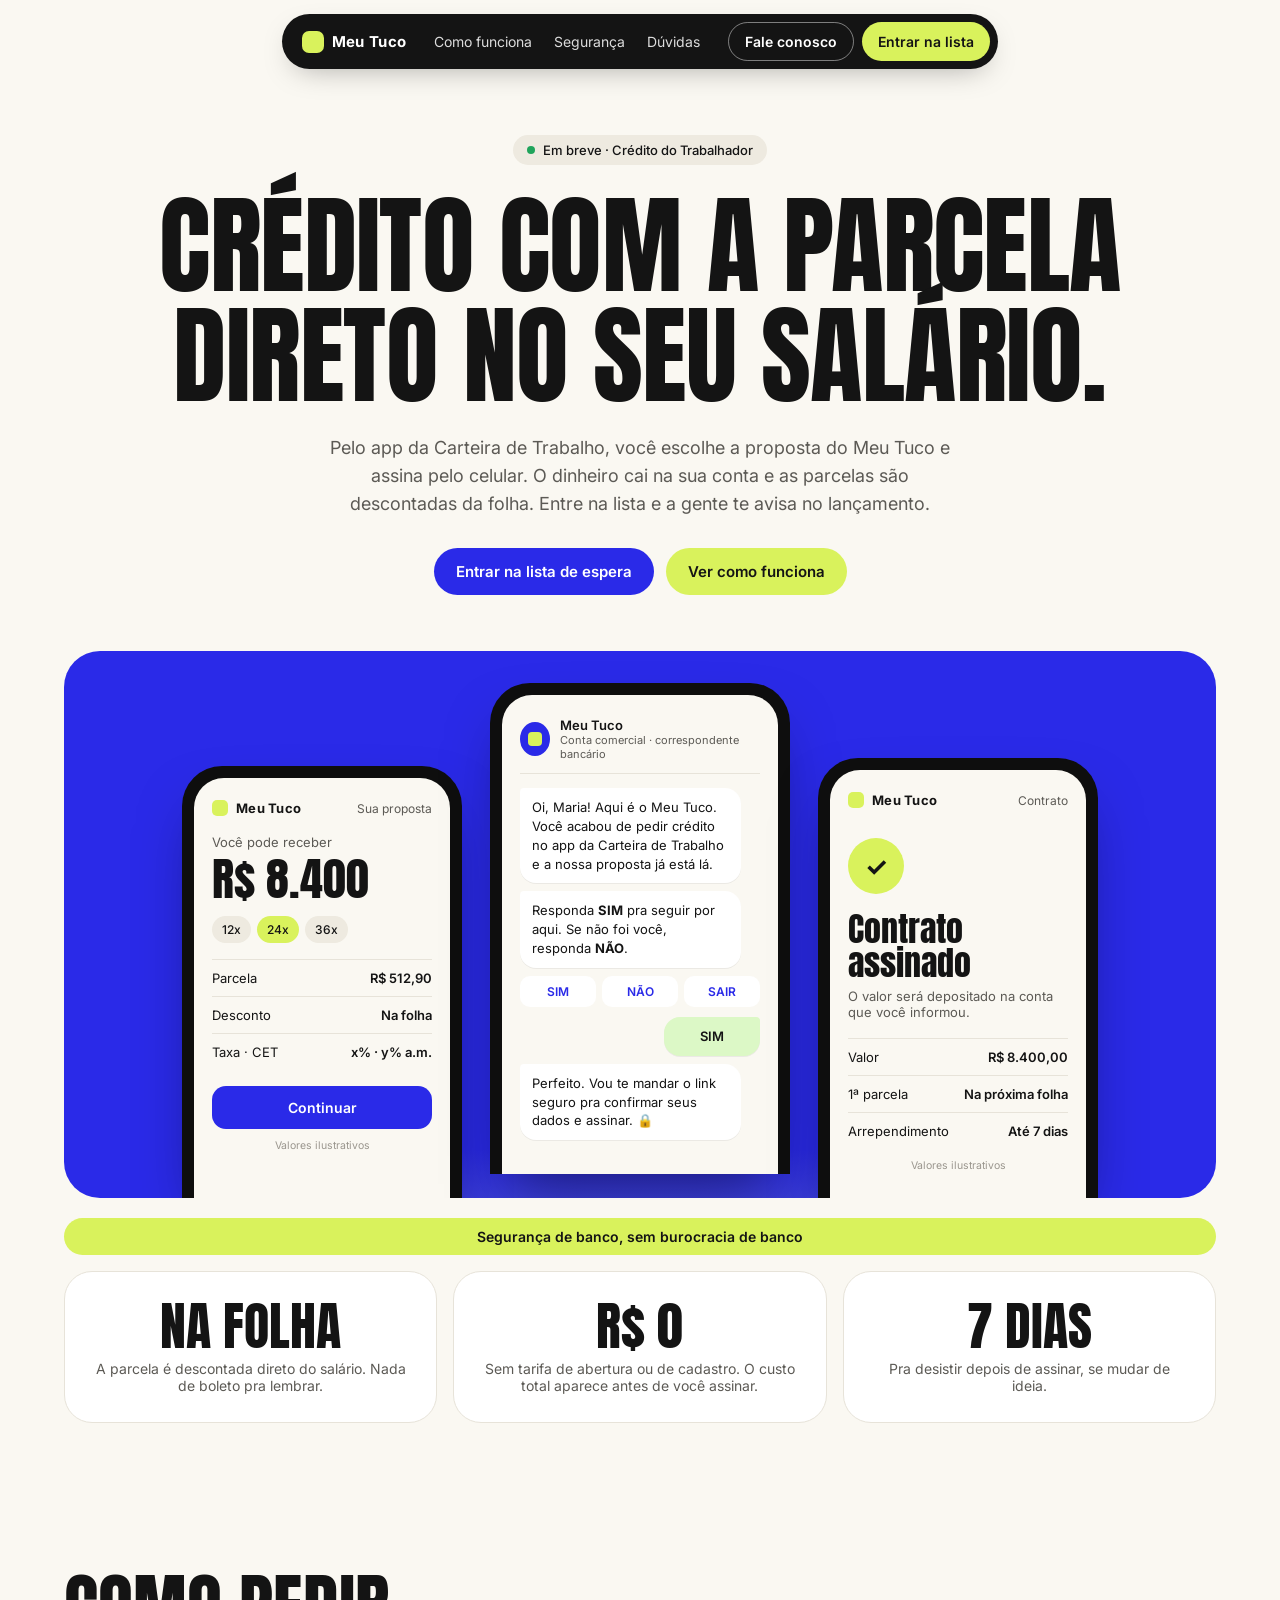
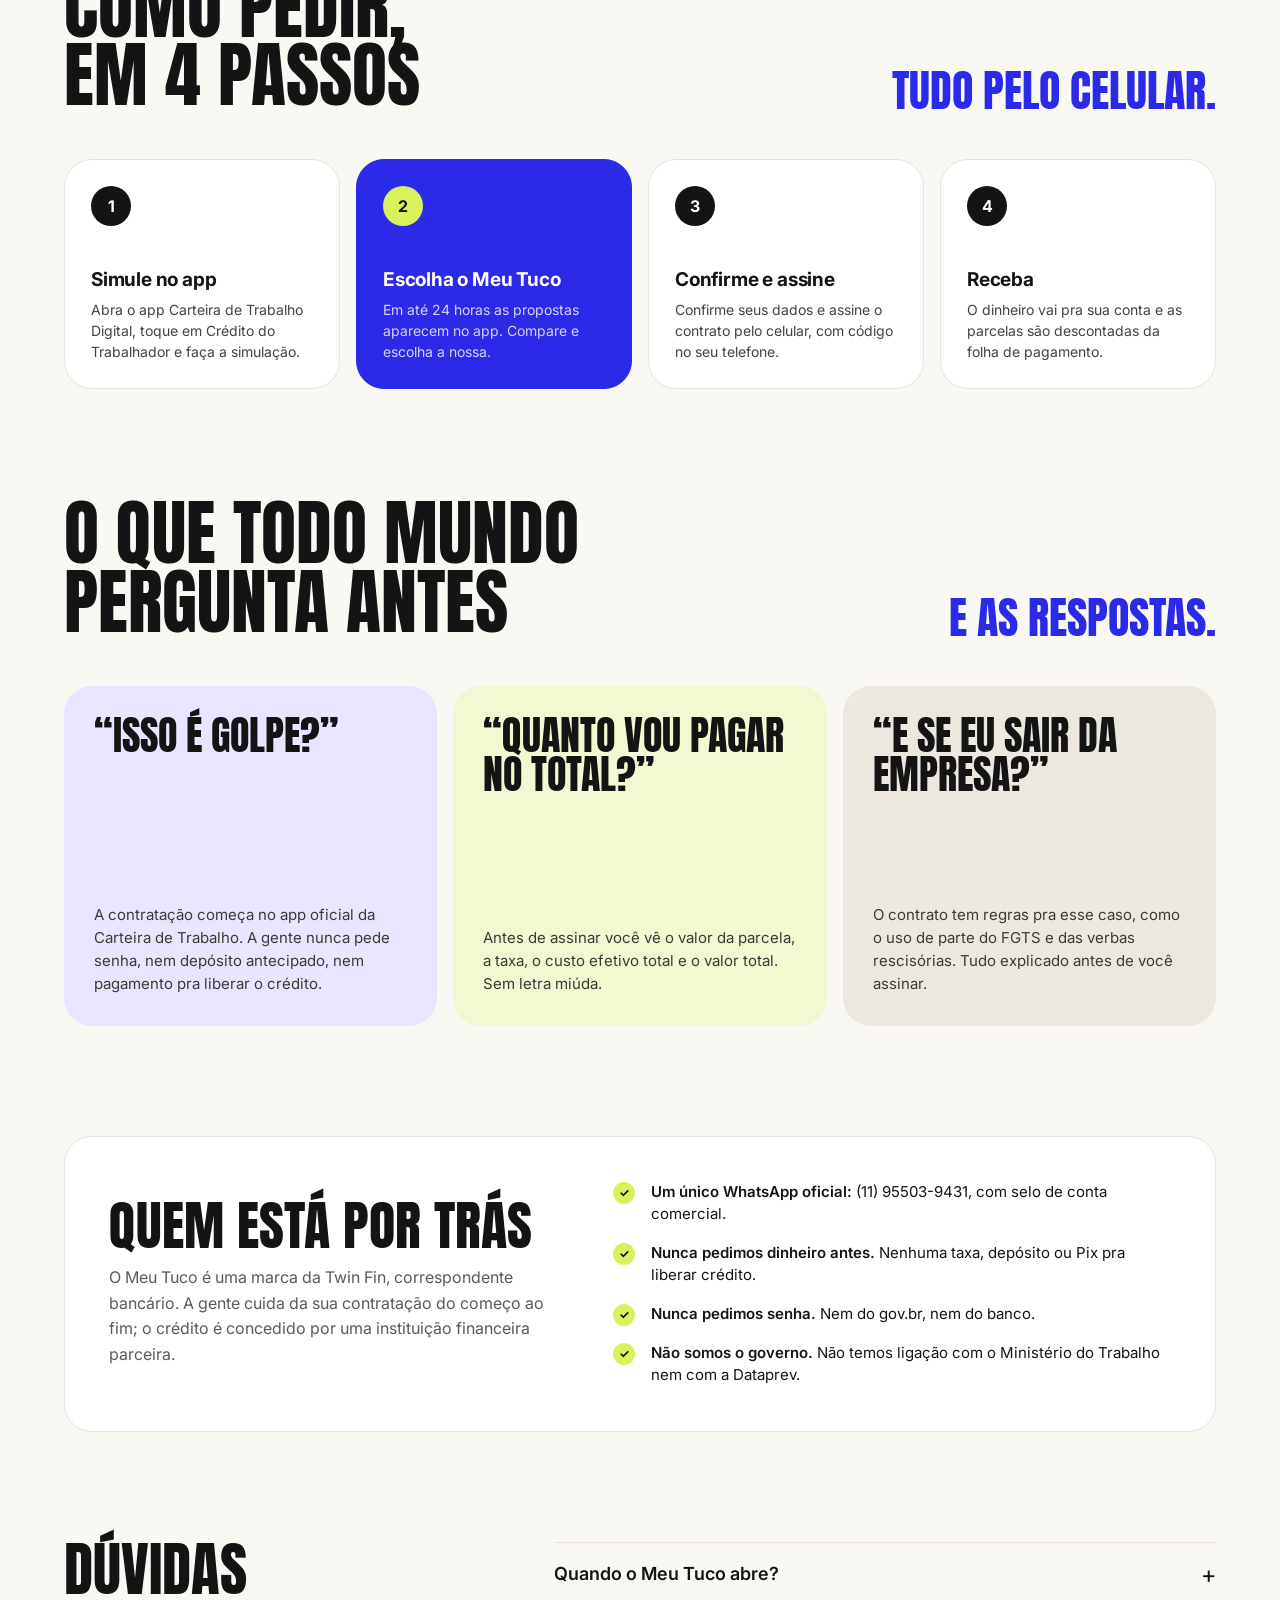
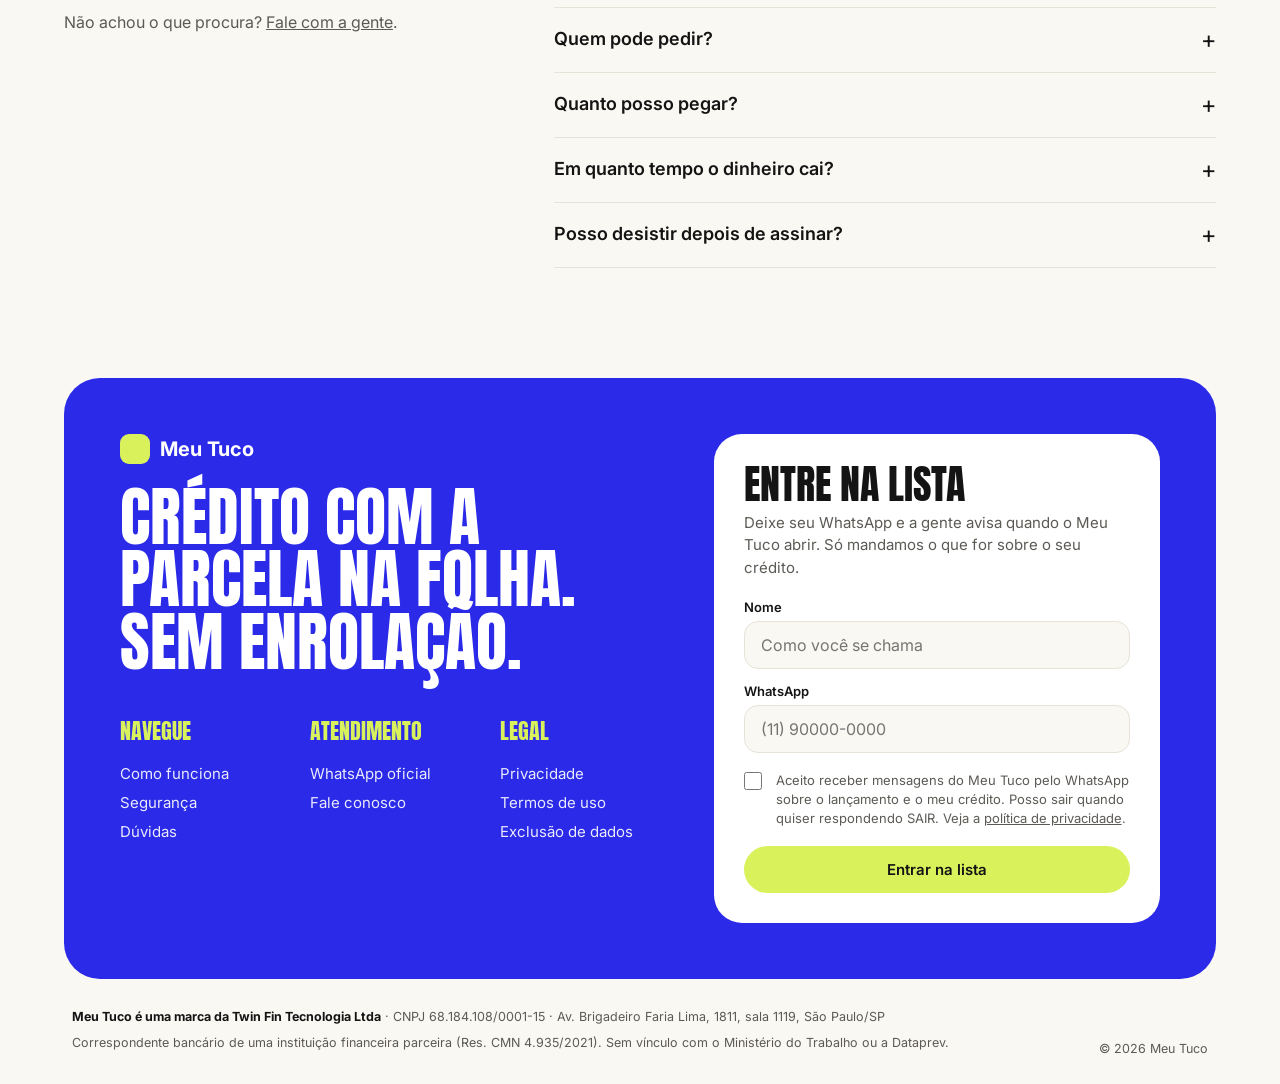
<file: index.html>
<!doctype html>
<html lang="pt-BR">
<head>
<meta charset="utf-8">
<meta name="viewport" content="width=device-width, initial-scale=1">
<link rel="icon" href="assets/favicon.svg" type="image/svg+xml">
<title>Meu Tuco · Crédito do Trabalhador</title>
<meta name="description" content="Crédito do Trabalhador com desconto em folha. Peça pelo app Carteira de Trabalho Digital, escolha o Meu Tuco e assine pelo celular.">
<link rel="preconnect" href="https://fonts.googleapis.com">
<link rel="preconnect" href="https://fonts.gstatic.com" crossorigin>
<link href="https://fonts.googleapis.com/css2?family=Anton&family=Inter:wght@400;500;600;700&display=swap" rel="stylesheet">
<script src="assets/consent.js" defer></script>
<style>
  /* ── Marca (trocar aqui quando a identidade sair) ── */
  :root {
    --brand: #2A2AE8;        /* cor principal */
    --brand-ink: #1A1A9E;
    --accent: #D9F25C;       /* cor de destaque */
    --bg: #FAF8F2;
    --ink: #141414;
    --ink-2: #5C5A55;
    --line: #E7E3D9;
    --card: #FFFFFF;
    --radius: 28px;
    --display: 'Anton', Impact, sans-serif;
    --body: 'Inter', system-ui, sans-serif;
  }
  * { box-sizing: border-box; }
  html { scroll-behavior: smooth; }
  body { margin: 0; background: var(--bg); color: var(--ink); font-family: var(--body); -webkit-font-smoothing: antialiased; }
  a { color: inherit; }
  .wrap { max-width: 1200px; margin: 0 auto; padding: 0 24px; }

  /* Nav flutuante */
  .nav { position: sticky; top: calc(env(safe-area-inset-top, 0px) + 14px); z-index: 20; display: flex; justify-content: center; padding: 0 16px; }
  .nav-in { display: flex; align-items: center; gap: 28px; background: var(--ink); color: #fff; border-radius: 999px; padding: 8px 8px 8px 20px; box-shadow: 0 10px 30px -12px rgba(0,0,0,.35); }
  .logo { display: inline-flex; align-items: center; gap: 8px; font: 700 15px var(--body); letter-spacing: .02em; text-decoration: none; }
  .logo i { width: 22px; height: 22px; border-radius: 7px; background: var(--accent); display: inline-block; }
  .nav-links { display: flex; gap: 22px; font-size: 14px; }
  .nav-links a { text-decoration: none; opacity: .85; }
  .nav-links a:hover { opacity: 1; }
  .btn { display: inline-flex; align-items: center; gap: 10px; font: 600 15px var(--body); text-decoration: none; border-radius: 999px; padding: 14px 22px; border: 0; cursor: pointer; }
  .btn-brand { background: var(--brand); color: #fff; }
  .btn-brand:hover { background: var(--brand-ink); }
  .btn-accent { background: var(--accent); color: var(--ink); }
  .btn-sm { padding: 10px 16px; font-size: 14px; }

  /* Hero */
  .hero { text-align: center; padding-top: 80px; padding-bottom: 40px; }
  .chip { display: inline-flex; align-items: center; gap: 8px; font-size: 13px; font-weight: 500; background: #EEEAE0; border-radius: 999px; padding: 7px 14px; margin-bottom: 26px; }
  .chip b { width: 8px; height: 8px; border-radius: 50%; background: #1FA45B; display: inline-block; }
  h1 { font-family: var(--display); font-weight: 400; text-transform: uppercase; font-size: clamp(44px, 8.4vw, 116px); line-height: 1.02; letter-spacing: -.005em; margin: 0 auto 24px; max-width: 11.5em; text-wrap: balance; }
  .lead { font-size: 18px; line-height: 1.55; color: var(--ink-2); max-width: 36em; margin: 0 auto 30px; }
  .ctas { display: flex; gap: 12px; justify-content: center; flex-wrap: wrap; }

  /* Palco com celulares */
  .stage { margin: 56px auto 0; background: var(--brand); border-radius: 36px; padding: 56px 24px 0; display: flex; gap: 28px; justify-content: center; align-items: flex-end; overflow: hidden; position: relative; }
  .stage::after { content: ''; position: absolute; inset: auto -10% -60% -10%; height: 70%; background: radial-gradient(closest-side, rgba(217,242,92,.35), transparent); pointer-events: none; }
  .phone { width: 280px; background: #0E0E0E; border-radius: 40px 40px 0 0; padding: 12px 12px 0; position: relative; z-index: 1; box-shadow: 0 30px 60px -20px rgba(0,0,0,.5); }
  .phone.mid { width: 300px; transform: translateY(-24px); }
  .screen { background: var(--bg); border-radius: 30px 30px 0 0; padding: 22px 18px 26px; min-height: 420px; text-align: left; }
  .scr-top { display: flex; justify-content: space-between; align-items: center; font-size: 12px; color: var(--ink-2); margin-bottom: 18px; }
  .scr-top .logo { font-size: 13px; color: var(--ink); }
  .scr-top .logo i { width: 16px; height: 16px; border-radius: 5px; }
  .big { font-family: var(--display); font-size: 46px; line-height: 1; margin: 6px 0 4px; }
  .muted { color: var(--ink-2); font-size: 13px; }
  .pill-row { display: flex; gap: 6px; flex-wrap: wrap; margin: 14px 0 16px; }
  .pill-row span { font-size: 12px; font-weight: 500; background: #EEEAE0; border-radius: 999px; padding: 6px 10px; }
  .pill-row span.on { background: var(--accent); }
  .row { display: flex; justify-content: space-between; font-size: 13px; padding: 10px 0; border-top: 1px solid var(--line); }
  .row b { font-weight: 600; }
  .scr-btn { margin-top: 16px; background: var(--brand); color: #fff; text-align: center; font-weight: 600; font-size: 14px; border-radius: 14px; padding: 13px; }
  .tiny { font-size: 10.5px; color: #9A968E; margin-top: 10px; text-align: center; }
  /* WhatsApp */
  .wa-head { display: flex; gap: 10px; align-items: center; padding-bottom: 12px; border-bottom: 1px solid var(--line); margin-bottom: 14px; }
  .wa-av { width: 34px; height: 34px; border-radius: 50%; background: var(--brand); display: grid; place-items: center; }
  .wa-av i { width: 14px; height: 14px; border-radius: 4px; background: var(--accent); display: block; }
  .wa-name { font-size: 13px; font-weight: 600; }
  .wa-sub { font-size: 11px; color: var(--ink-2); }
  .bubble { background: #fff; border-radius: 4px 16px 16px 16px; padding: 10px 12px; font-size: 13px; line-height: 1.45; box-shadow: 0 1px 0 rgba(0,0,0,.06); margin-bottom: 8px; max-width: 92%; }
  .bubble.me { background: #DCF8C6; margin-left: auto; border-radius: 16px 4px 16px 16px; max-width: 40%; text-align: center; font-weight: 600; }
  .qr { display: flex; gap: 6px; margin: 4px 0 10px; }
  .qr span { flex: 1; text-align: center; font-size: 12px; font-weight: 600; color: var(--brand); background: #fff; border-radius: 10px; padding: 8px 0; }
  /* Sucesso */
  .check { width: 56px; height: 56px; border-radius: 50%; background: var(--accent); display: grid; place-items: center; margin: 30px 0 18px; font: 700 26px var(--body); }

  /* Faixa de confiança */
  .trust { display: grid; grid-template-columns: repeat(3, 1fr); gap: 16px; margin: 20px auto 0; }
  .trust-band { grid-column: 1 / -1; background: var(--accent); border-radius: 999px; text-align: center; font-weight: 600; font-size: 14px; padding: 10px; }
  .tcard { background: var(--card); border: 1px solid var(--line); border-radius: var(--radius); padding: 28px; text-align: center; }
  .tcard .k { font-family: var(--display); font-size: 52px; line-height: 1; text-transform: uppercase; margin-bottom: 8px; }
  .tcard p { margin: 0; color: var(--ink-2); font-size: 14px; }

  /* Seções */
  section.block { padding: 110px 0 0; }
  .h2 { font-family: var(--display); font-weight: 400; text-transform: uppercase; font-size: clamp(40px, 5.6vw, 76px); line-height: .95; margin: 0 0 14px; }
  .h2-row { display: flex; justify-content: space-between; align-items: flex-end; gap: 24px; margin-bottom: 36px; flex-wrap: wrap; }
  .h2-side { font-family: var(--display); text-transform: uppercase; font-size: clamp(28px, 3.4vw, 44px); color: var(--brand); }

  /* Como funciona */
  .steps { display: grid; grid-template-columns: repeat(4, 1fr); gap: 16px; }
  .step { background: var(--card); border: 1px solid var(--line); border-radius: var(--radius); padding: 26px; min-height: 230px; display: flex; flex-direction: column; }
  .step .n { width: 40px; height: 40px; border-radius: 50%; background: var(--ink); color: #fff; display: grid; place-items: center; font-weight: 700; margin-bottom: auto; }
  .step.hl { background: var(--brand); color: #fff; border-color: var(--brand); }
  .step.hl .n { background: var(--accent); color: var(--ink); }
  .step h3 { font-size: 19px; margin: 26px 0 8px; letter-spacing: -.01em; }
  .step p { margin: 0; font-size: 14px; line-height: 1.5; opacity: .8; }

  /* Dúvidas em cards (voz do tomador) */
  .quotes { display: grid; grid-template-columns: repeat(3, 1fr); gap: 16px; }
  .q { border-radius: var(--radius); padding: 30px; min-height: 340px; display: flex; flex-direction: column; justify-content: space-between; }
  .q:nth-child(1) { background: #E9E4FF; }
  .q:nth-child(2) { background: #F3F8D2; }
  .q:nth-child(3) { background: #ECE8E0; }
  .q .say { font-family: var(--display); text-transform: uppercase; font-size: 40px; line-height: .98; }
  .q p { margin: 0; font-size: 15px; line-height: 1.55; color: #3B3A37; }

  /* Segurança */
  .safe { background: var(--ink); color: #fff; border-radius: 36px; padding: 64px; display: grid; grid-template-columns: 1fr 1fr; gap: 48px; }
  .safe .h2 { color: #fff; }
  .safe ul { list-style: none; padding: 0; margin: 0; }
  .safe li { padding: 16px 0; border-top: 1px solid #2B2B2B; display: grid; grid-template-columns: 28px 1fr; gap: 10px; font-size: 15px; line-height: 1.5; color: #D7D4CE; }
  .safe li b { color: #fff; }
  .safe .dot { width: 18px; height: 18px; border-radius: 50%; background: var(--accent); margin-top: 3px; }


  /* Fale conosco (padrão Nubank: lista à esquerda, um painel de canais à direita, faixa de alerta) */
  section.block { scroll-margin-top: 96px; }
  .help { display: grid; grid-template-columns: 1.15fr .85fr; gap: 56px; align-items: start; }
  .help-lead { font-size: 17px; line-height: 1.55; color: var(--ink-2); margin: 0 0 28px; max-width: 32em; }
  .tlist { list-style: none; margin: 0; padding: 0; border-top: 1px solid var(--line); }
  .tlist li { border-bottom: 1px solid var(--line); }
  .tlist a { display: flex; align-items: center; justify-content: space-between; gap: 16px; padding: 18px 4px; text-decoration: none; }
  .tlist b { display: block; font-size: 17px; font-weight: 600; }
  .tlist small { display: block; font-size: 14px; color: var(--ink-2); margin-top: 2px; }
  .tlist i { font-style: normal; width: 36px; height: 36px; border-radius: 50%; display: grid; place-items: center; background: #EEEAE0; color: var(--ink); flex: none; transition: background .15s, color .15s; }
  .tlist a:hover i { background: var(--brand); color: #fff; }
  .help-card { background: var(--card); border: 1px solid var(--line); border-radius: var(--radius); padding: 8px 28px; }
  .hc-row { padding: 22px 0; border-bottom: 1px solid var(--line); }
  .hc-row:last-child { border-bottom: 0; }
  .hc-row small { display: block; font-size: 12px; font-weight: 600; letter-spacing: .06em; text-transform: uppercase; color: var(--ink-2); margin-bottom: 6px; }
  .hc-row strong { display: block; font-size: 22px; font-weight: 700; letter-spacing: -.01em; }
  .hc-row span { display: block; font-size: 14px; color: var(--ink-2); margin-top: 4px; line-height: 1.5; }
  .hc-row .btn { margin-top: 14px; }
  .band-alert { margin-top: 40px; background: #FDEDEA; border-radius: var(--radius); padding: 28px 32px; display: flex; align-items: center; justify-content: space-between; gap: 24px; }
  .band-alert .ba-t { font-family: var(--display); text-transform: uppercase; font-size: 30px; line-height: 1; margin-bottom: 6px; }
  .band-alert p { margin: 0; color: #4A3F3C; font-size: 15px; }
  .btn-ink { background: var(--ink); color: #fff; }


  /* Menu: Fale conosco em contorno ao lado do CTA principal */
  .nav-cta { display: flex; gap: 8px; }
  .btn-line { background: transparent; color: #fff; border: 1.5px solid rgba(255,255,255,.45); }
  .btn-line:hover { border-color: #fff; }

  /* Quem está por trás (substitui o bloco preto) */
  .behind { display: grid; grid-template-columns: .9fr 1.1fr; gap: 48px; align-items: center; background: var(--card); border: 1px solid var(--line); border-radius: var(--radius); padding: 44px; }
  .behind .h2 { font-size: clamp(36px, 4.2vw, 56px); }
  .behind p { margin: 0; color: var(--ink-2); font-size: 16px; line-height: 1.6; }
  .checks { list-style: none; margin: 0; padding: 0; display: grid; gap: 16px; }
  .checks li { display: grid; grid-template-columns: 26px 1fr; gap: 12px; font-size: 15px; line-height: 1.5; }
  .checks li::before { content: '✓'; width: 22px; height: 22px; border-radius: 50%; background: var(--accent); display: grid; place-items: center; font-size: 12px; font-weight: 700; margin-top: 1px; }
  .checks b { font-weight: 600; }

  /* Dúvidas em duas colunas */
  .faq-grid { display: grid; grid-template-columns: .8fr 1.2fr; gap: 48px; align-items: start; }
  .faq-grid .h2 { font-size: clamp(40px, 4.6vw, 60px); }
  .faq-grid .sub2 { color: var(--ink-2); font-size: 16px; margin: 0; }

  /* FAQ */
  .faq { max-width: 860px; }
  details { border-top: 1px solid var(--line); padding: 20px 0; }
  details:last-child { border-bottom: 1px solid var(--line); }
  summary { cursor: pointer; font-weight: 600; font-size: 18px; list-style: none; display: flex; justify-content: space-between; gap: 20px; }
  summary::-webkit-details-marker { display: none; }
  summary::after { content: '+'; font-weight: 400; font-size: 24px; line-height: 1; }
  details[open] summary::after { content: '–'; }
  details p { color: var(--ink-2); line-height: 1.6; margin: 12px 0 0; max-width: 46em; }

  /* Rodapé (padrão Pocket: painel na cor da marca com lista de espera e links) */
  footer { padding: 110px 0 24px; }
  .fpanel { background: var(--brand); color: #fff; border-radius: 36px; padding: 56px; display: grid; grid-template-columns: 1.1fr .9fr; gap: 48px; }
  .fp-logo { display: inline-flex; align-items: center; gap: 10px; font: 700 20px var(--body); color: #fff; text-decoration: none; }
  .fp-logo i { width: 30px; height: 30px; border-radius: 9px; background: var(--accent); display: inline-block; }
  .fp-claim { font-family: var(--display); text-transform: uppercase; font-size: clamp(40px, 5vw, 68px); line-height: .98; margin: 18px 0 40px; text-wrap: balance; }
  .fp-cols { display: grid; grid-template-columns: repeat(3, 1fr); gap: 24px; }
  .fp-cols h4 { font-family: var(--display); font-weight: 400; text-transform: uppercase; font-size: 22px; margin: 0 0 12px; color: var(--accent); }
  .fp-cols a { display: block; color: #fff; text-decoration: none; font-size: 15px; padding: 5px 0; opacity: .9; }
  .fp-cols a:hover { opacity: 1; text-decoration: underline; }
  .wl { background: var(--card); color: var(--ink); border-radius: 28px; padding: 30px; }
  .wl h3 { font-family: var(--display); font-weight: 400; text-transform: uppercase; font-size: 40px; line-height: 1; margin: 0 0 8px; }
  .wl > p { margin: 0 0 20px; color: var(--ink-2); font-size: 15px; line-height: 1.5; }
  .wl label.f { display: block; font-size: 13px; font-weight: 600; margin: 0 0 6px; }
  .wl input[type=text], .wl input[type=tel] { width: 100%; font: 400 16px var(--body); padding: 13px 16px; border: 1px solid var(--line); border-radius: 14px; background: var(--bg); color: var(--ink); margin-bottom: 14px; }
  .wl input:focus { outline: 2px solid var(--brand); outline-offset: 1px; }
  .consent { display: grid; grid-template-columns: 22px 1fr; gap: 10px; font-size: 13px; line-height: 1.45; color: var(--ink-2); margin: 4px 0 18px; }
  .consent input { width: 18px; height: 18px; margin: 1px 0 0; accent-color: var(--brand); }
  .wl .btn { width: 100%; justify-content: center; }
  .wl-msg { margin: 14px 0 0; font-size: 14px; font-weight: 600; }
  .wl-msg.ok { color: #12753F; }
  .wl-msg.err { color: #C0392B; }
  .legal { padding: 28px 8px 0; font-size: 12.5px; line-height: 1.65; color: var(--ink-2); display: grid; grid-template-columns: 1fr auto; gap: 24px; align-items: end; }
  .legal p { margin: 0 0 6px; }
  .legal b { color: var(--ink); }

  /* Cookies (mesmo componente da página institucional) */
  .cookies { position: fixed; left: 16px; right: 16px; bottom: 16px; max-width: 560px; margin: 0 auto; background: #fff; border: 1px solid var(--line); border-radius: 16px; padding: 16px 20px; font-size: 14px; box-shadow: 0 8px 24px rgba(0,0,0,.08); display: none; z-index: 30; }
  .cookies.show { display: block; }
  .cookies p { margin: 0 0 12px; }
  .cookies .actions { display: flex; gap: 8px; }
  .cookies button { font: 600 14px var(--body); padding: 8px 14px; border-radius: 999px; border: 1px solid var(--ink); background: transparent; cursor: pointer; }
  .cookies button.accept { background: var(--ink); color: #fff; }

  @media (prefers-reduced-motion: reduce) { html { scroll-behavior: auto; } }

  @media (max-width: 960px) {
    .nav-links { display: none; }
    .stage { gap: 14px; padding-top: 40px; }
    .phone.side { display: none; }
    .trust, .quotes { grid-template-columns: 1fr; }
    .steps { grid-template-columns: 1fr 1fr; }
    .safe { grid-template-columns: 1fr; padding: 40px 24px; }
    .help, .fpanel, .behind, .faq-grid { grid-template-columns: 1fr; gap: 28px; }
  }
  @media (max-width: 960px) {
    .trust { gap: 10px; }
    .tcard { display: grid; grid-template-columns: 112px 1fr; gap: 14px; align-items: center; text-align: left; padding: 16px 20px; }
    .tcard .k { font-size: 30px; margin: 0; }
    .tcard p { font-size: 13.5px; }
    .trust-band { border-radius: 16px; font-size: 13px; }
    .q { min-height: 0; gap: 20px; }
  }
  @media (max-width: 560px) {
    section.block { padding-top: 64px; }
    .h2-row { margin-bottom: 22px; gap: 6px; }
    .h2-side { font-size: 22px; }
    .stage { margin-top: 36px; border-radius: 28px; padding-top: 28px; }
    .screen { min-height: 340px; }
    .step { min-height: 0; display: grid; grid-template-columns: 40px 1fr; column-gap: 14px; row-gap: 4px; padding: 18px 20px; }
    .step .n { grid-row: 1 / span 2; margin: 0; }
    .step h3 { grid-column: 2; margin: 6px 0 0; font-size: 17px; }
    .step p { grid-column: 2; }
    .q { padding: 24px; }
    .q .say { font-size: 30px; }
    .help-card { padding: 4px 20px; }
    .band-alert { flex-direction: column; align-items: flex-start; padding: 24px; }
    .band-alert .ba-t { font-size: 26px; }
    .fpanel { padding: 32px 22px; border-radius: 28px; }
    .fp-cols { grid-template-columns: 1fr 1fr; }
    .wl { padding: 22px; }
    .wl h3 { font-size: 32px; }
    .safe li { font-size: 14px; padding: 14px 0; }
    summary { font-size: 16px; }
    footer { padding-top: 64px; }
    .legal { grid-template-columns: 1fr; }
    .steps { grid-template-columns: 1fr; }
    .hero { padding-top: 48px; }
    h1 { line-height: 1.08; }
    .btn { width: 100%; justify-content: center; }
    .nav .btn { width: auto; }
    .nav-in { gap: 8px; padding-left: 12px; }
    .logo { font-size: 0; gap: 0; }
    .nav-cta .btn-sm { padding: 8px 12px; font-size: 13px; }
    .behind { padding: 24px; }
    .phone.mid { width: 100%; max-width: 300px; transform: none; }
  }
</style>
</head>
<body>

<div class="nav">
  <div class="nav-in">
    <a class="logo" href="#"><i></i>Meu Tuco</a>
    <nav class="nav-links"><a href="#como-funciona">Como funciona</a><a href="#seguranca">Segurança</a><a href="#duvidas">Dúvidas</a></nav>
    <div class="nav-cta"><a class="btn btn-line btn-sm" href="fale-conosco.html">Fale conosco</a><a class="btn btn-accent btn-sm" href="#lista">Entrar na lista</a></div>
  </div>
</div>

<main>
  <div class="wrap hero">
    <span class="chip"><b></b>Em breve · Crédito do Trabalhador</span>
    <h1>Crédito com a parcela direto no seu salário.</h1>
    <p class="lead">Pelo app da Carteira de Trabalho, você escolhe a proposta do Meu Tuco e assina pelo celular. O dinheiro cai na sua conta e as parcelas são descontadas da folha. Entre na lista e a gente te avisa no lançamento.</p>
    <div class="ctas">
      <a class="btn btn-brand" href="#lista">Entrar na lista de espera</a>
      <a class="btn btn-accent" href="#como-funciona">Ver como funciona</a>
    </div>

    <div class="stage">
      <!-- Tela 1: proposta -->
      <div class="phone side" aria-hidden="true"><div class="screen">
        <div class="scr-top"><span class="logo"><i></i>Meu Tuco</span><span>Sua proposta</span></div>
        <div class="muted">Você pode receber</div>
        <div class="big">R$ 8.400</div>
        <div class="pill-row"><span>12x</span><span class="on">24x</span><span>36x</span></div>
        <div class="row"><span>Parcela</span><b>R$ 512,90</b></div>
        <div class="row"><span>Desconto</span><b>Na folha</b></div>
        <div class="row"><span>Taxa · CET</span><b>x% · y% a.m.</b></div>
        <div class="scr-btn">Continuar</div>
        <div class="tiny">Valores ilustrativos</div>
      </div></div>
      <!-- Tela 2: WhatsApp -->
      <div class="phone mid" aria-hidden="true"><div class="screen">
        <div class="wa-head"><span class="wa-av"><i></i></span><span><div class="wa-name">Meu Tuco</div><div class="wa-sub">Conta comercial · correspondente bancário</div></span></div>
        <div class="bubble">Oi, Maria! Aqui é o Meu Tuco. Você acabou de pedir crédito no app da Carteira de Trabalho e a nossa proposta já está lá.</div>
        <div class="bubble">Responda <b>SIM</b> pra seguir por aqui. Se não foi você, responda <b>NÃO</b>.</div>
        <div class="qr"><span>SIM</span><span>NÃO</span><span>SAIR</span></div>
        <div class="bubble me">SIM</div>
        <div class="bubble">Perfeito. Vou te mandar o link seguro pra confirmar seus dados e assinar. 🔒</div>
      </div></div>
      <!-- Tela 3: assinado -->
      <div class="phone side" aria-hidden="true"><div class="screen">
        <div class="scr-top"><span class="logo"><i></i>Meu Tuco</span><span>Contrato</span></div>
        <div class="check">✓</div>
        <div class="big" style="font-size:34px">Contrato assinado</div>
        <p class="muted" style="margin:8px 0 18px">O valor será depositado na conta que você informou.</p>
        <div class="row"><span>Valor</span><b>R$ 8.400,00</b></div>
        <div class="row"><span>1ª parcela</span><b>Na próxima folha</b></div>
        <div class="row"><span>Arrependimento</span><b>Até 7 dias</b></div>
        <div class="tiny">Valores ilustrativos</div>
      </div></div>
    </div>

    <div class="trust reveal">
      <div class="trust-band">Segurança de banco, sem burocracia de banco</div>
      <div class="tcard"><div class="k">Na folha</div><p>A parcela é descontada direto do salário. Nada de boleto pra lembrar.</p></div>
      <div class="tcard"><div class="k">R$ 0</div><p>Sem tarifa de abertura ou de cadastro. O custo total aparece antes de você assinar.</p></div>
      <div class="tcard"><div class="k">7 dias</div><p>Pra desistir depois de assinar, se mudar de ideia.</p></div>
    </div>
  </div>

  <!-- Como funciona -->
  <section class="block" id="como-funciona">
    <div class="wrap">
      <div class="h2-row"><h2 class="h2">Como pedir,<br>em 4 passos</h2><span class="h2-side">Tudo pelo celular.</span></div>
      <div class="steps">
        <div class="step reveal"><span class="n">1</span><h3>Simule no app</h3><p>Abra o app Carteira de Trabalho Digital, toque em Crédito do Trabalhador e faça a simulação.</p></div>
        <div class="step hl reveal"><span class="n">2</span><h3>Escolha o Meu Tuco</h3><p>Em até 24 horas as propostas aparecem no app. Compare e escolha a nossa.</p></div>
        <div class="step reveal"><span class="n">3</span><h3>Confirme e assine</h3><p>Confirme seus dados e assine o contrato pelo celular, com código no seu telefone.</p></div>
        <div class="step reveal"><span class="n">4</span><h3>Receba</h3><p>O dinheiro vai pra sua conta e as parcelas são descontadas da folha de pagamento.</p></div>
      </div>
    </div>
  </section>

  <!-- Dúvidas na voz do tomador -->
  <section class="block">
    <div class="wrap">
      <div class="h2-row"><h2 class="h2">O que todo mundo<br>pergunta antes</h2><span class="h2-side">E as respostas.</span></div>
      <div class="quotes">
        <div class="q reveal"><div class="say">“Isso é golpe?”</div><p>A contratação começa no app oficial da Carteira de Trabalho. A gente nunca pede senha, nem depósito antecipado, nem pagamento pra liberar o crédito.</p></div>
        <div class="q reveal"><div class="say">“Quanto vou pagar no total?”</div><p>Antes de assinar você vê o valor da parcela, a taxa, o custo efetivo total e o valor total. Sem letra miúda.</p></div>
        <div class="q reveal"><div class="say">“E se eu sair da empresa?”</div><p>O contrato tem regras pra esse caso, como o uso de parte do FGTS e das verbas rescisórias. Tudo explicado antes de você assinar.</p></div>
      </div>
    </div>
  </section>

  <!-- Segurança -->
  <section class="block" id="seguranca">
    <div class="wrap">
      <div class="behind">
        <div>
          <h2 class="h2">Quem está por trás</h2>
          <p>O Meu Tuco é uma marca da Twin Fin, correspondente bancário. A gente cuida da sua contratação do começo ao fim; o crédito é concedido por uma instituição financeira parceira.</p>
        </div>
        <ul class="checks">
          <li><span><b>Um único WhatsApp oficial:</b> (11) 95503-9431, com selo de conta comercial.</span></li>
          <li><span><b>Nunca pedimos dinheiro antes.</b> Nenhuma taxa, depósito ou Pix pra liberar crédito.</span></li>
          <li><span><b>Nunca pedimos senha.</b> Nem do gov.br, nem do banco.</span></li>
          <li><span><b>Não somos o governo.</b> Não temos ligação com o Ministério do Trabalho nem com a Dataprev.</span></li>
        </ul>
      </div>
    </div>
  </section>

  <!-- FAQ -->
  <section class="block" id="duvidas">
    <div class="wrap faq-grid">
      <div><h2 class="h2">Dúvidas</h2><p class="sub2">Não achou o que procura? <a href="fale-conosco.html">Fale com a gente</a>.</p></div>
      <div class="faq">
        <details><summary>Quando o Meu Tuco abre?</summary><p>Em breve. Quem está na lista recebe o aviso primeiro, pelo WhatsApp.</p></details>
        <details><summary>Quem pode pedir?</summary><p>Trabalhadores com carteira assinada (CLT), incluindo domésticos, rurais e empregados de MEI, que tenham margem disponível na folha. A consulta é feita no próprio app da Carteira de Trabalho Digital.</p></details>
        <details><summary>Quanto posso pegar?</summary><p>Depende da sua margem: a parcela pode comprometer até 35% do salário. O app mostra o valor disponível na simulação.</p></details>
        <details><summary>Em quanto tempo o dinheiro cai?</summary><p>Depois da assinatura e da confirmação junto à sua empresa, o valor é depositado na conta informada.</p></details>
        <details><summary>Posso desistir depois de assinar?</summary><p>Sim. Pelo Código de Defesa do Consumidor, você pode desistir em até 7 dias depois da assinatura, devolvendo o valor recebido.</p></details>
      </div>
    </div>
  </section>

</main>

<footer id="lista">
  <div class="wrap">
    <div class="fpanel">
      <div>
        <a class="fp-logo" href="#"><i></i>Meu Tuco</a>
        <p class="fp-claim">Crédito com a parcela na folha. Sem enrolação.</p>
        <div class="fp-cols">
          <div><h4>Navegue</h4><a href="#como-funciona">Como funciona</a><a href="#seguranca">Segurança</a><a href="#duvidas">Dúvidas</a></div>
          <div><h4>Atendimento</h4><a href="https://wa.me/5511955039431">WhatsApp oficial</a><a href="fale-conosco.html">Fale conosco</a></div>
          <div><h4>Legal</h4><a href="privacidade.html">Privacidade</a><a href="termos.html">Termos de uso</a><a href="exclusao-de-dados.html">Exclusão de dados</a></div>
        </div>
      </div>
      <form class="wl" id="waitlist" novalidate>
        <h3>Entre na lista</h3>
        <p>Deixe seu WhatsApp e a gente avisa quando o Meu Tuco abrir. Só mandamos o que for sobre o seu crédito.</p>
        <label class="f" for="wl-nome">Nome</label>
        <input type="text" id="wl-nome" name="nome" autocomplete="given-name" placeholder="Como você se chama">
        <label class="f" for="wl-cel">WhatsApp</label>
        <input type="tel" id="wl-cel" name="celular" autocomplete="tel" inputmode="tel" placeholder="(11) 90000-0000">
        <label class="consent" for="wl-ok"><input type="checkbox" id="wl-ok" name="consentimento"><span>Aceito receber mensagens do Meu Tuco pelo WhatsApp sobre o lançamento e o meu crédito. Posso sair quando quiser respondendo SAIR. Veja a <a href="privacidade.html">política de privacidade</a>.</span></label>
        <button class="btn btn-accent" type="submit">Entrar na lista</button>
        <p class="wl-msg" id="wl-msg" role="status" hidden></p>
      </form>
    </div>
    <div class="legal">
      <div>
        <p><b>Meu Tuco é uma marca da Twin Fin Tecnologia Ltda</b> · CNPJ 68.184.108/0001-15 · Av. Brigadeiro Faria Lima, 1811, sala 1119, São Paulo/SP</p>
        <p>Correspondente bancário de uma instituição financeira parceira (Res. CMN 4.935/2021). Sem vínculo com o Ministério do Trabalho ou a Dataprev.</p>
      </div>
      <span>© 2026 Meu Tuco</span>
    </div>
  </div>
</footer>

<div class="cookies" id="cookies" role="dialog" aria-label="Cookies">
  <p>Usamos cookies de análise e de marketing pra entender o uso do site. Você escolhe.</p>
  <div class="actions"><button class="accept" type="button">Aceitar</button><button class="reject" type="button">Recusar</button></div>
</div>

<script>
  /* Lista de espera. Para o Fernando: trocar o bloco "ENVIO" por um POST pro backend
     (nome, celular, consentimento=true, texto do consentimento, versão, data/hora, origem). */
  (function () {
    var f = document.getElementById('waitlist');
    if (!f) return;
    var msg = document.getElementById('wl-msg');
    var cel = document.getElementById('wl-cel');
    cel.addEventListener('input', function () {
      var d = cel.value.replace(/\D/g, '').slice(0, 11), o = d;
      if (d.length > 2) o = '(' + d.slice(0, 2) + ') ' + d.slice(2);
      if (d.length > 7) o = '(' + d.slice(0, 2) + ') ' + d.slice(2, 7) + '-' + d.slice(7);
      cel.value = o;
    });
    function show(t, ok) { msg.textContent = t; msg.className = 'wl-msg ' + (ok ? 'ok' : 'err'); msg.hidden = false; }
    f.addEventListener('submit', function (e) {
      e.preventDefault();
      var nome = document.getElementById('wl-nome').value.trim();
      var digits = cel.value.replace(/\D/g, '');
      if (!nome) return show('Escreva seu nome.', false);
      if (digits.length !== 11) return show('Confira o WhatsApp: DDD + 9 dígitos.', false);
      if (!document.getElementById('wl-ok').checked) return show('Marque o aceite pra gente poder te avisar.', false);
      /* ENVIO: lista provisória no Google Forms (planilha "Meu Tuco · Lista de espera"). Trocar pelo endpoint da Twin Fin quando existir. */
      var btn = f.querySelector('button[type="submit"]');
      var aceite = f.querySelector('label[for="wl-ok"] span');
      var dados = new URLSearchParams();
      dados.append('entry.1123621736', nome);
      dados.append('entry.744457421', '55' + digits);
      dados.append('entry.976327024', 'sim');
      dados.append('entry.1692514925', aceite ? aceite.textContent.trim() : '');
      dados.append('entry.2041237632', '2026-10-02');
      dados.append('entry.624260681', 'site-rodape');
      btn.disabled = true;
      fetch('https://docs.google.com/forms/d/e/1FAIpQLScwZP5dulCcnX2okANzmpFhxHhp1nsEMDfd3PFOSK6A65kuTw/formResponse', { method: 'POST', mode: 'no-cors', body: dados })
        .then(function () {
          f.reset();
          show('Pronto, ' + nome.split(' ')[0] + '! Você está na lista. A gente avisa pelo WhatsApp.', true);
        })
        .catch(function () { show('Não deu pra enviar agora. Confira sua internet e tente de novo.', false); })
        .then(function () { btn.disabled = false; });
    });
  })();
</script>
</body>
</html>
</file>
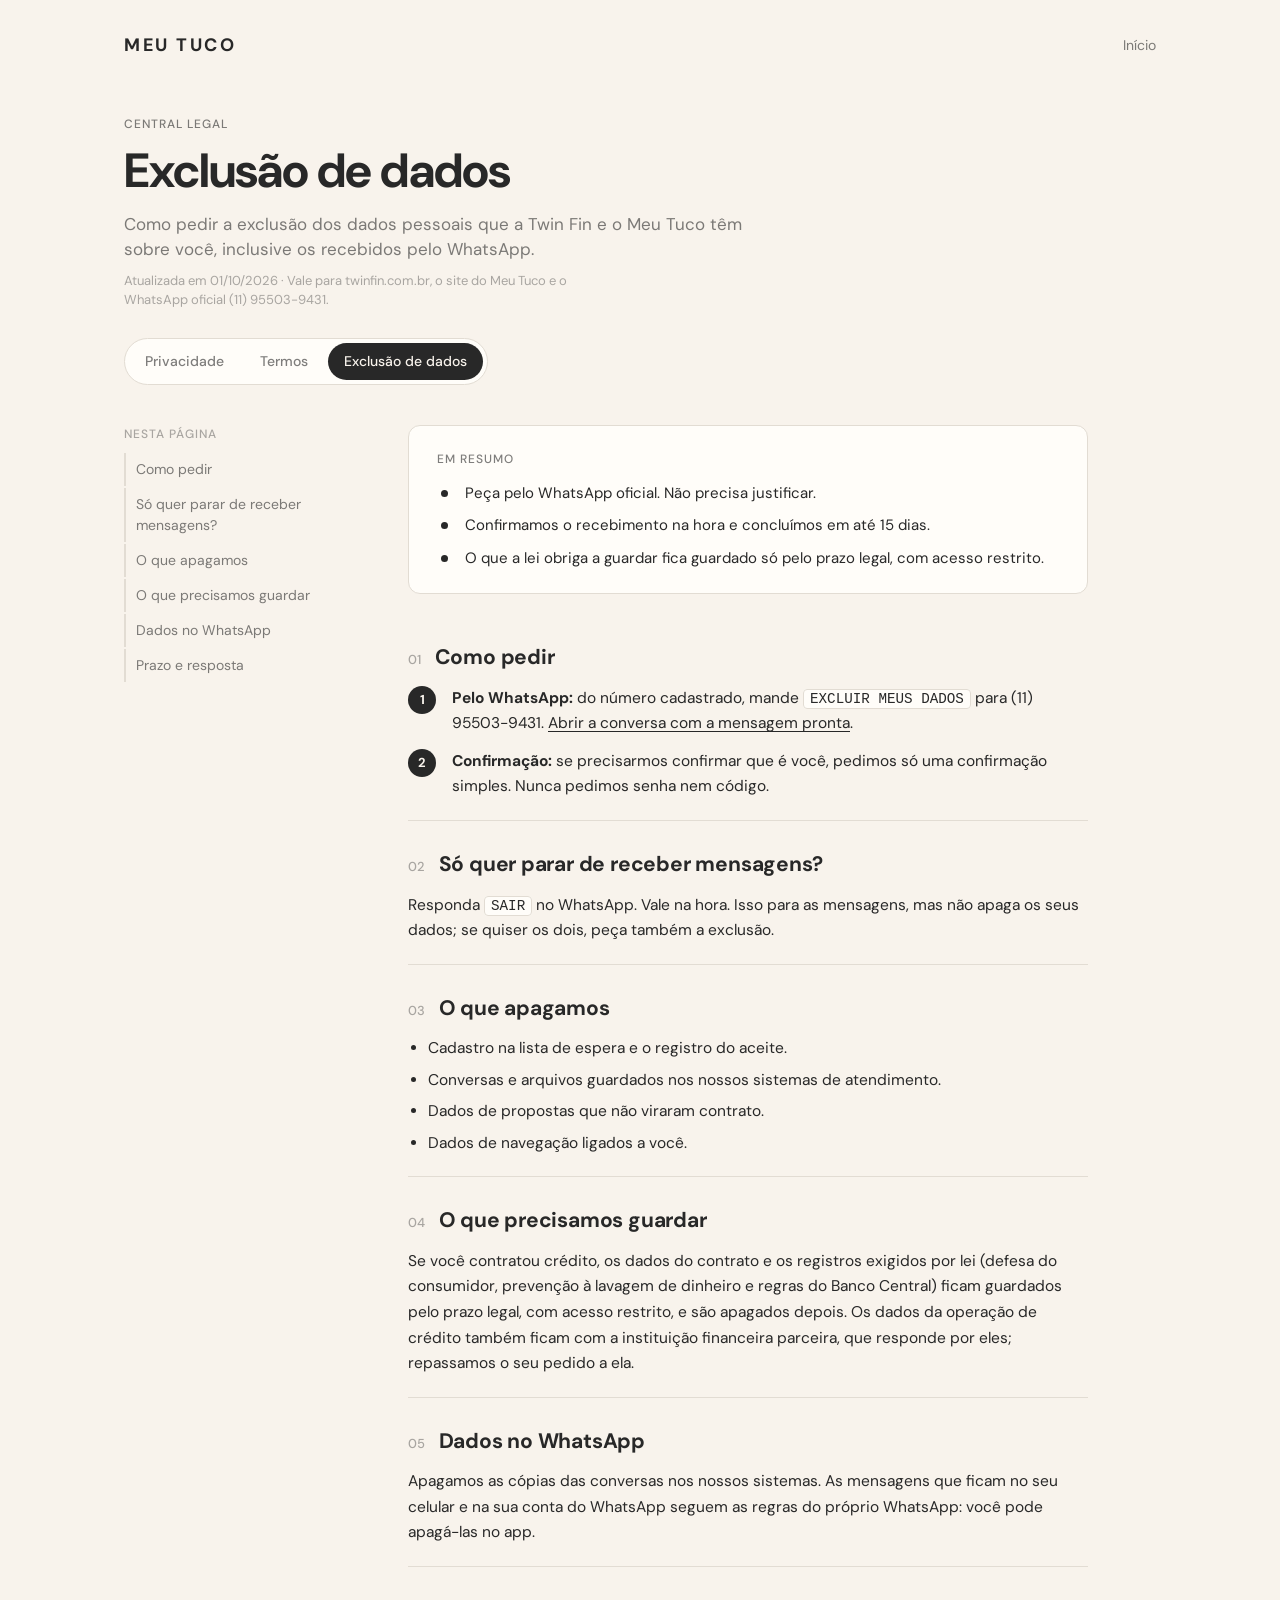
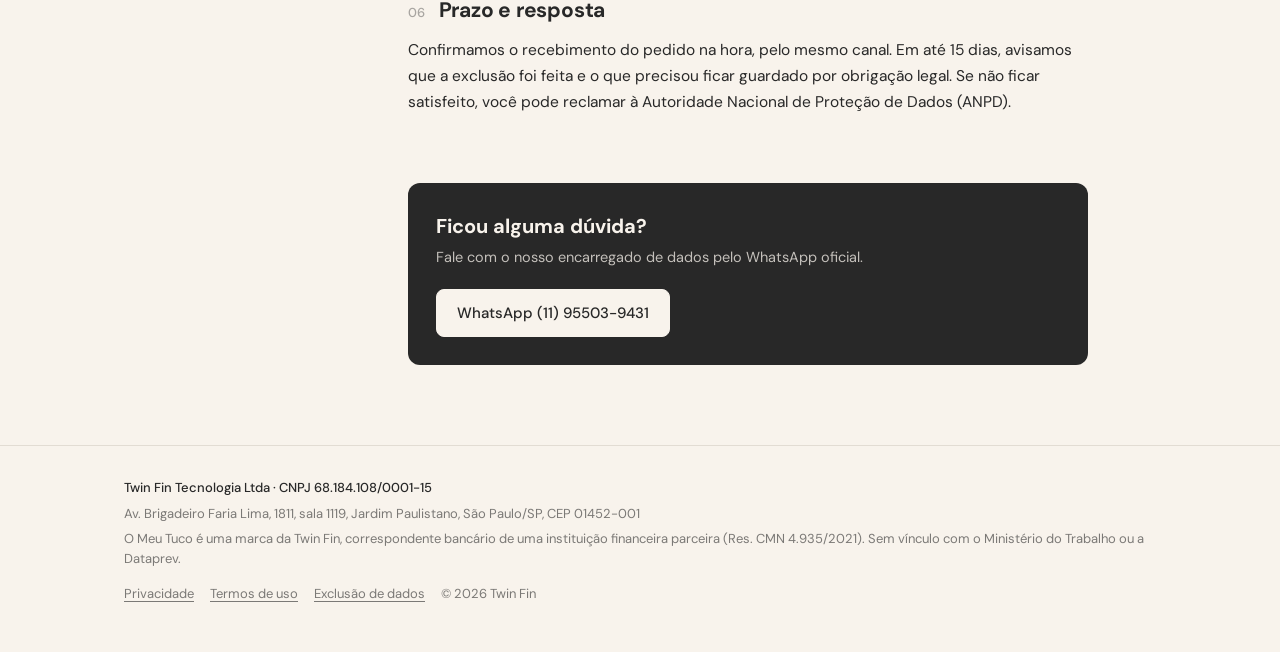
<file: exclusao-de-dados.html>
<!doctype html>
<html lang="pt-BR">
<head>
  <meta charset="utf-8">
  <meta name="viewport" content="width=device-width, initial-scale=1">
  <title>Exclusão de dados · Meu Tuco</title>
  <meta name="description" content="Exclusão de dados da Twin Fin e do Meu Tuco.">
  <link rel="icon" href="assets/favicon.svg" type="image/svg+xml">
  <link rel="preconnect" href="https://fonts.googleapis.com">
  <link rel="preconnect" href="https://fonts.gstatic.com" crossorigin>
  <link href="https://fonts.googleapis.com/css2?family=DM+Sans:wght@400;500;700&display=swap" rel="stylesheet">
  <link rel="stylesheet" href="assets/site.css">
  <script src="assets/consent.js" defer></script>
</head>
<body class="legal-page">
  <!-- RASCUNHO: gerado por build_legal.py; revisar com o jurídico antes de publicar. -->
  <header class="top">
    <div class="wrap wrap-wide top-in">
      <a class="wordmark" href="/" aria-label="Meu Tuco">MEU TUCO</a>
      <a class="back" href="/">Início</a>
    </div>
  </header>

  <main>
    <div class="wrap wrap-wide lhead">
      <p class="eyebrow">Central legal</p>
      <h1>Exclusão de dados</h1>
      <p class="lmeta">Como pedir a exclusão dos dados pessoais que a Twin Fin e o Meu Tuco têm sobre você, inclusive os recebidos pelo WhatsApp.</p>
      <p class="lmeta lmeta-sm">Atualizada em 01/10/2026 · Vale para twinfin.com.br, o site do Meu Tuco e o WhatsApp oficial (11) 95503-9431.</p>
      <nav class="ltabs" aria-label="Documentos legais"><a href="privacidade.html">Privacidade</a><a href="termos.html">Termos</a><a href="exclusao-de-dados.html" aria-current="page">Exclusão de dados</a></nav>
    </div>

    <div class="wrap wrap-wide lgrid">
      <aside class="toc" aria-label="Nesta página">
        <p>Nesta página</p>
        <ol><li><a href="#como-pedir">Como pedir</a></li><li><a href="#sair">Só quer parar de receber mensagens?</a></li><li><a href="#o-que-apagamos">O que apagamos</a></li><li><a href="#o-que-guardamos">O que precisamos guardar</a></li><li><a href="#whatsapp">Dados no WhatsApp</a></li><li><a href="#prazo">Prazo e resposta</a></li></ol>
      </aside>
      <div class="lbody">
        <details class="toc-m"><summary>Nesta página</summary><ol><li><a href="#como-pedir">Como pedir</a></li><li><a href="#sair">Só quer parar de receber mensagens?</a></li><li><a href="#o-que-apagamos">O que apagamos</a></li><li><a href="#o-que-guardamos">O que precisamos guardar</a></li><li><a href="#whatsapp">Dados no WhatsApp</a></li><li><a href="#prazo">Prazo e resposta</a></li></ol></details>
        <div class="summary">
          <h2>Em resumo</h2>
          <ul><li>Peça pelo WhatsApp oficial. Não precisa justificar.</li><li>Confirmamos o recebimento na hora e concluímos em até 15 dias.</li><li>O que a lei obriga a guardar fica guardado só pelo prazo legal, com acesso restrito.</li></ul>
        </div>
        <section class="lsec" id="como-pedir"><h2><span class="n">01</span>Como pedir</h2><ol class="steps"><li><span><strong>Pelo WhatsApp:</strong> do número cadastrado, mande <code>EXCLUIR MEUS DADOS</code> para (11) 95503-9431. <a href="https://wa.me/5511955039431?text=EXCLUIR%20MEUS%20DADOS">Abrir a conversa com a mensagem pronta</a>.</span></li><li><span><strong>Confirmação:</strong> se precisarmos confirmar que é você, pedimos só uma confirmação simples. Nunca pedimos senha nem código.</span></li></ol></section><section class="lsec" id="sair"><h2><span class="n">02</span>Só quer parar de receber mensagens?</h2><p>Responda <code>SAIR</code> no WhatsApp. Vale na hora. Isso para as mensagens, mas não apaga os seus dados; se quiser os dois, peça também a exclusão.</p></section><section class="lsec" id="o-que-apagamos"><h2><span class="n">03</span>O que apagamos</h2><ul><li>Cadastro na lista de espera e o registro do aceite.</li><li>Conversas e arquivos guardados nos nossos sistemas de atendimento.</li><li>Dados de propostas que não viraram contrato.</li><li>Dados de navegação ligados a você.</li></ul></section><section class="lsec" id="o-que-guardamos"><h2><span class="n">04</span>O que precisamos guardar</h2><p>Se você contratou crédito, os dados do contrato e os registros exigidos por lei (defesa do consumidor, prevenção à lavagem de dinheiro e regras do Banco Central) ficam guardados pelo prazo legal, com acesso restrito, e são apagados depois. Os dados da operação de crédito também ficam com a instituição financeira parceira, que responde por eles; repassamos o seu pedido a ela.</p></section><section class="lsec" id="whatsapp"><h2><span class="n">05</span>Dados no WhatsApp</h2><p>Apagamos as cópias das conversas nos nossos sistemas. As mensagens que ficam no seu celular e na sua conta do WhatsApp seguem as regras do próprio WhatsApp: você pode apagá-las no app.</p></section><section class="lsec" id="prazo"><h2><span class="n">06</span>Prazo e resposta</h2><p>Confirmamos o recebimento do pedido na hora, pelo mesmo canal. Em até 15 dias, avisamos que a exclusão foi feita e o que precisou ficar guardado por obrigação legal. Se não ficar satisfeito, você pode reclamar à Autoridade Nacional de Proteção de Dados (ANPD).</p></section>
        
        <div class="lcontact">
          <div>
            <h2>Ficou alguma dúvida?</h2>
            <p>Fale com o nosso encarregado de dados pelo WhatsApp oficial.</p>
          </div>
          <div class="lcontact-actions">
            <a class="btn btn-light" href="https://wa.me/5511955039431">WhatsApp (11) 95503-9431</a>
          </div>
        </div>
      </div>
    </div>
  </main>

  <footer class="foot">
    <div class="wrap wrap-wide">
      <p class="legal">Twin Fin Tecnologia Ltda · CNPJ 68.184.108/0001-15</p>
      <p>Av. Brigadeiro Faria Lima, 1811, sala 1119, Jardim Paulistano, São Paulo/SP, CEP 01452-001</p>
      <p>O Meu Tuco é uma marca da Twin Fin, correspondente bancário de uma instituição financeira parceira (Res. CMN 4.935/2021). Sem vínculo com o Ministério do Trabalho ou a Dataprev.</p>
      <nav>
        <a href="privacidade.html">Privacidade</a>
        <a href="termos.html">Termos de uso</a>
        <a href="exclusao-de-dados.html">Exclusão de dados</a>
        <span>© 2026 Twin Fin</span>
      </nav>
    </div>
  </footer>

  <div class="cookies" id="cookies" role="dialog" aria-label="Cookies">
    <p>Usamos cookies de análise e de marketing para entender o uso do site. Você escolhe. Saiba mais na <a href="privacidade.html#cookies">política de privacidade</a>.</p>
    <div class="actions">
      <button class="accept" type="button">Aceitar</button>
      <button class="reject" type="button">Recusar</button>
    </div>
  </div>
</body>
</html>
</file>
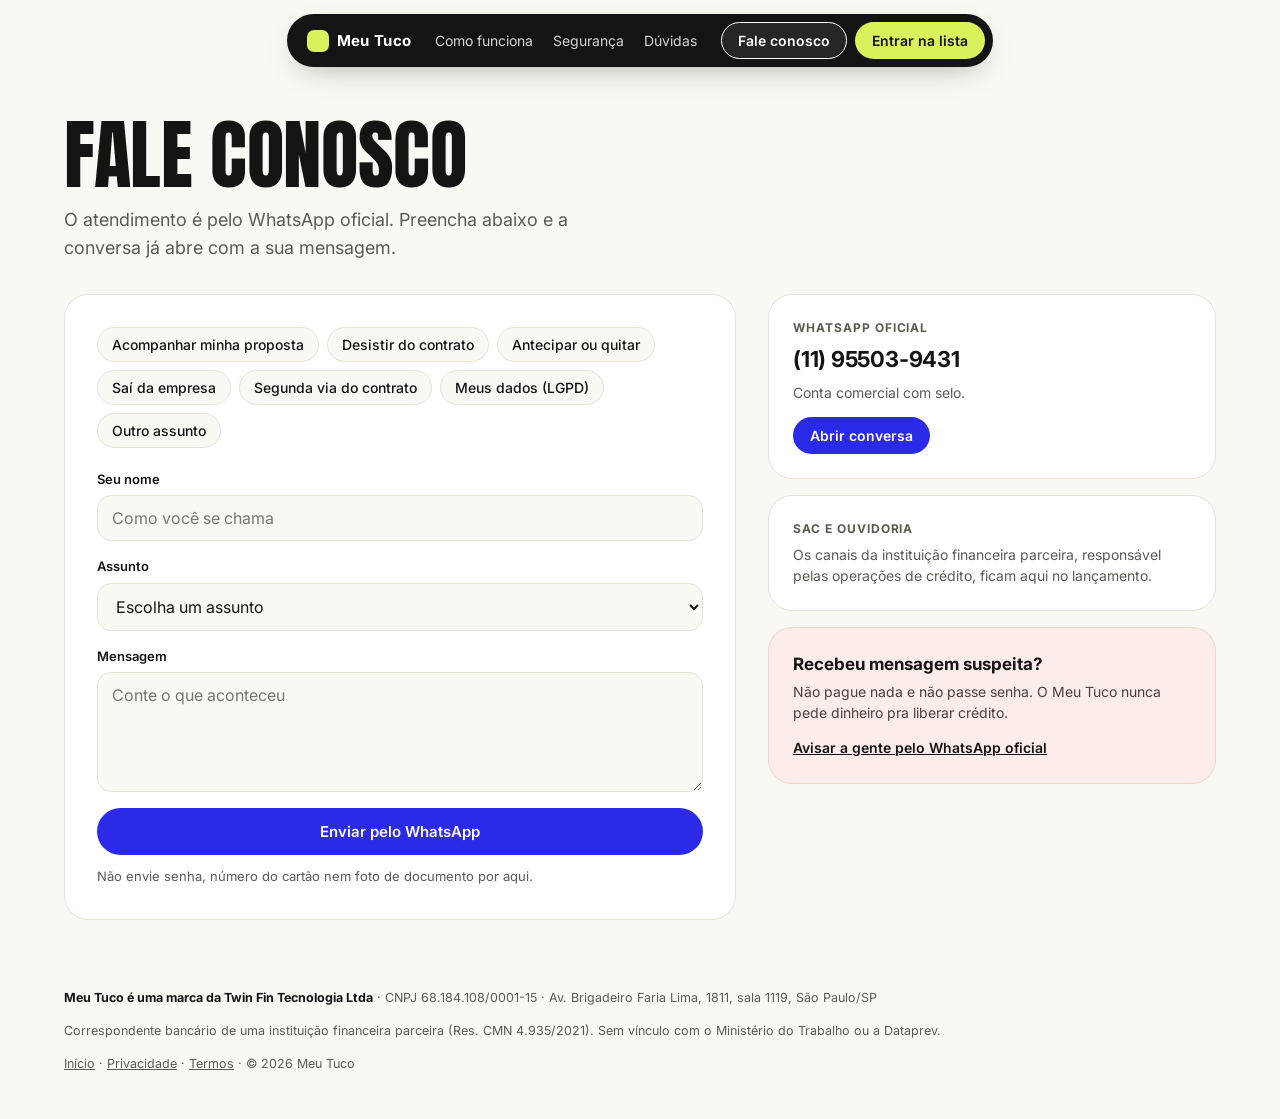
<file: fale-conosco.html>
<!doctype html>
<html lang="pt-BR">
<head>
<meta charset="utf-8">
<meta name="viewport" content="width=device-width, initial-scale=1, viewport-fit=cover">
<title>Fale conosco · Meu Tuco</title>
<meta name="description" content="Atendimento do Meu Tuco pelo WhatsApp oficial. Escolha o assunto e a conversa já abre com a sua mensagem.">
<link rel="preconnect" href="https://fonts.googleapis.com">
<link rel="preconnect" href="https://fonts.gstatic.com" crossorigin>
<link href="https://fonts.googleapis.com/css2?family=Anton&family=Inter:wght@400;500;600;700&display=swap" rel="stylesheet">
<style>
  /* Layout: coluna central de 1200px; hero em duas colunas; display (Anton) só no hero, no manifesto e no rodapé. */
  :root {
    --brand: #2A2AE8;        /* cor principal (trocar quando a marca sair) */
    --brand-ink: #1A1A9E;
    --accent: #D9F25C;       /* destaque */
    --bg: #FAF8F2;
    --ink: #141414;
    --ink-2: #5C5A55;
    --line: #E7E3D9;
    --card: #FFFFFF;
    --soft: #EEEAE0;
    --ok: #12753F;
    --err: #C0392B;
    --radius: 24px;
    --display: 'Anton', Impact, 'Arial Narrow', sans-serif;
    --body: 'Inter', system-ui, -apple-system, 'Segoe UI', sans-serif;
  }
  * { box-sizing: border-box; }
  html { scroll-behavior: smooth; }
  body { margin: 0; background: var(--bg); color: var(--ink); font-family: var(--body); font-size: 16px; line-height: 1.5; -webkit-font-smoothing: antialiased; }
  a { color: inherit; }
  .wrap { max-width: 1200px; margin: 0 auto; padding-inline: 24px; }
  section { scroll-margin-top: 96px; }
  :focus-visible { outline: 2px solid var(--brand); outline-offset: 2px; }

  /* Menu flutuante */
  .nav { position: sticky; top: calc(env(safe-area-inset-top, 0px) + 14px); z-index: 20; display: flex; justify-content: center; padding-inline: 16px; }
  .nav-in { display: flex; align-items: center; gap: 24px; background: var(--ink); color: #fff; border-radius: 999px; padding: 8px 8px 8px 20px; box-shadow: 0 10px 30px -12px rgba(0,0,0,.35); }
  .logo { display: inline-flex; align-items: center; gap: 8px; font: 700 15px var(--body); letter-spacing: .02em; text-decoration: none; }
  .logo i { width: 22px; height: 22px; border-radius: 7px; background: var(--accent); display: inline-block; }
  .nav-links { display: flex; gap: 20px; font-size: 14px; }
  .nav-links a { text-decoration: none; opacity: .82; }
  .nav-links a:hover { opacity: 1; }
  .nav-cta { display: flex; gap: 8px; }

  /* Botões */
  .btn { display: inline-flex; align-items: center; justify-content: center; gap: 8px; font: 600 15px var(--body); text-decoration: none; border-radius: 999px; padding: 13px 22px; border: 1.5px solid transparent; cursor: pointer; white-space: nowrap; }
  .btn-sm { padding: 9px 16px; font-size: 14px; }
  .btn-brand { background: var(--brand); color: #fff; }
  .btn-brand:hover { background: var(--brand-ink); }
  .btn-accent { background: var(--accent); color: var(--ink); }
  .btn-line { background: transparent; color: #fff; border-color: rgba(255,255,255,.45); }
  .btn-line:hover, .btn-line.on { border-color: #fff; background: rgba(255,255,255,.08); }

  /* Formulário de lista (hero e rodapé) */
  .wl { display: grid; gap: 12px; max-width: 460px; }
  .wl-row { display: flex; gap: 8px; background: var(--card); border: 1px solid var(--line); border-radius: 999px; padding: 6px; }
  .wl-row input { flex: 1; min-width: 0; border: 0; background: transparent; font: 500 16px var(--body); color: var(--ink); padding: 8px 14px; }
  .wl-row input:focus { outline: none; }
  .wl-row:focus-within { border-color: var(--brand); }
  .consent { display: grid; grid-template-columns: 20px 1fr; gap: 10px; font-size: 13px; line-height: 1.45; color: var(--ink-2); }
  .consent input { width: 18px; height: 18px; margin: 1px 0 0; accent-color: var(--brand); }
  .wl-msg { margin: 0; font-size: 14px; font-weight: 600; }
  .wl-msg.ok { color: var(--ok); }
  .wl-msg.err { color: var(--err); }

  /* Hero */
  .hero { display: grid; grid-template-columns: 1.15fr .85fr; gap: 56px; align-items: center; padding-block: 72px 56px; }
  .chip { display: inline-flex; align-items: center; gap: 8px; font-size: 13px; font-weight: 500; background: var(--soft); border-radius: 999px; padding: 6px 14px; margin-bottom: 22px; }
  .chip b { width: 8px; height: 8px; border-radius: 50%; background: #1FA45B; display: inline-block; }
  h1 { font-family: var(--display); font-weight: 400; text-transform: uppercase; font-size: clamp(46px, 6.6vw, 92px); line-height: 1.0; letter-spacing: -.005em; margin: 0 0 20px; text-wrap: balance; }
  .lead { font-size: 18px; line-height: 1.55; color: var(--ink-2); max-width: 32em; margin: 0 0 28px; }
  .stage { background: var(--brand); border-radius: 32px; padding: 36px 28px 0; display: flex; justify-content: center; overflow: hidden; position: relative; }
  .stage::after { content: ''; position: absolute; inset: auto -20% -50% -20%; height: 70%; background: radial-gradient(closest-side, rgba(217,242,92,.35), transparent); pointer-events: none; }

  /* Celular com WhatsApp */
  .phone { width: 300px; max-width: 100%; background: #0E0E0E; border-radius: 40px 40px 0 0; padding: 12px 12px 0; position: relative; z-index: 1; box-shadow: 0 30px 60px -20px rgba(0,0,0,.5); }
  .screen { background: var(--bg); border-radius: 30px 30px 0 0; padding: 20px 16px 22px; text-align: left; }
  .wa-head { display: flex; gap: 10px; align-items: center; padding-bottom: 12px; border-bottom: 1px solid var(--line); margin-bottom: 14px; }
  .wa-av { width: 34px; height: 34px; border-radius: 50%; background: var(--brand); display: grid; place-items: center; flex: none; }
  .wa-av i { width: 14px; height: 14px; border-radius: 4px; background: var(--accent); display: block; }
  .wa-name { font-size: 13px; font-weight: 600; }
  .wa-sub { font-size: 11px; color: var(--ink-2); }
  .bubble { background: #fff; border-radius: 4px 16px 16px 16px; padding: 10px 12px; font-size: 13px; line-height: 1.45; box-shadow: 0 1px 0 rgba(0,0,0,.06); margin-bottom: 8px; max-width: 92%; }
  .bubble.me { background: #DCF8C6; margin-left: auto; border-radius: 16px 4px 16px 16px; max-width: 40%; text-align: center; font-weight: 600; }
  .qr { display: flex; gap: 6px; margin: 4px 0 10px; }
  .qr span { flex: 1; text-align: center; font-size: 12px; font-weight: 600; color: var(--brand); background: #fff; border-radius: 10px; padding: 8px 0; }

  /* Faixa de prova */
  .proof { display: grid; grid-template-columns: repeat(3, 1fr); border-block: 1px solid var(--line); }
  .proof div { padding: 22px 24px; display: flex; align-items: baseline; gap: 14px; }
  .proof div + div { border-left: 1px solid var(--line); }
  .proof b { font-family: var(--display); font-weight: 400; font-size: 34px; line-height: 1; text-transform: uppercase; white-space: nowrap; }
  .proof span { font-size: 14px; color: var(--ink-2); }

  /* Seções */
  .sec { padding-block: 96px 0; }
  .h2 { font-size: clamp(28px, 3.2vw, 40px); line-height: 1.1; letter-spacing: -.025em; font-weight: 700; margin: 0 0 12px; text-wrap: balance; }
  .sub2 { color: var(--ink-2); font-size: 17px; margin: 0; max-width: 36em; }

  /* Manifesto + cards na voz do tomador */
  .manifesto { font-family: var(--display); font-weight: 400; text-transform: uppercase; font-size: clamp(38px, 5.2vw, 72px); line-height: 1.0; margin: 0 0 36px; max-width: 14em; text-wrap: balance; }
  .manifesto em { font-style: normal; color: var(--brand); }
  .quotes { display: grid; grid-template-columns: repeat(3, 1fr); gap: 16px; }
  .q { border-radius: var(--radius); padding: 28px; display: flex; flex-direction: column; gap: 18px; }
  .q:nth-child(1) { background: #E9E4FF; }
  .q:nth-child(2) { background: #F3F8D2; }
  .q:nth-child(3) { background: #ECE8E0; }
  .q .say { font-family: var(--display); text-transform: uppercase; font-size: 30px; line-height: 1.02; }
  .q p { margin: 0; font-size: 15px; line-height: 1.55; color: #3B3A37; }

  /* Passos */
  .steps { display: grid; grid-template-columns: repeat(3, 1fr); gap: 16px; margin-top: 32px; counter-reset: s; }
  .step { border-top: 2px solid var(--ink); padding-top: 18px; }
  .step .n { font: 700 13px var(--body); letter-spacing: .06em; text-transform: uppercase; color: var(--brand); }
  .step h3 { font-size: 20px; letter-spacing: -.01em; margin: 6px 0 6px; }
  .step p { margin: 0; color: var(--ink-2); font-size: 15px; }

  /* Quem está por trás */
  .behind { display: grid; grid-template-columns: .9fr 1.1fr; gap: 48px; background: var(--card); border: 1px solid var(--line); border-radius: var(--radius); padding: 40px; }
  .behind p { margin: 0; color: var(--ink-2); font-size: 16px; line-height: 1.6; }
  .checks { list-style: none; margin: 0; padding: 0; display: grid; gap: 14px; }
  .checks li { display: grid; grid-template-columns: 26px 1fr; gap: 10px; font-size: 15px; line-height: 1.5; }
  .checks li::before { content: '✓'; width: 22px; height: 22px; border-radius: 50%; background: var(--accent); display: grid; place-items: center; font-size: 12px; font-weight: 700; margin-top: 1px; }
  .checks b { font-weight: 600; }

  /* Dúvidas */
  .faq-grid { display: grid; grid-template-columns: .8fr 1.2fr; gap: 48px; align-items: start; }
  details { border-top: 1px solid var(--line); padding: 18px 0; }
  details:last-child { border-bottom: 1px solid var(--line); }
  summary { cursor: pointer; font-weight: 600; font-size: 17px; list-style: none; display: flex; justify-content: space-between; gap: 20px; }
  summary::-webkit-details-marker { display: none; }
  summary::after { content: '+'; font-weight: 400; font-size: 22px; line-height: 1; }
  details[open] summary::after { content: '–'; }
  details p { color: var(--ink-2); line-height: 1.6; margin: 10px 0 0; }

  /* Rodapé (padrão Pocket) */
  footer { padding-block: 96px 24px; }
  .fpanel { background: var(--brand); color: #fff; border-radius: 32px; padding: 52px; display: grid; grid-template-columns: 1.1fr .9fr; gap: 48px; }
  .fp-logo { display: inline-flex; align-items: center; gap: 10px; font: 700 20px var(--body); color: #fff; text-decoration: none; }
  .fp-logo i { width: 28px; height: 28px; border-radius: 9px; background: var(--accent); display: inline-block; }
  .fp-claim { font-family: var(--display); text-transform: uppercase; font-size: clamp(36px, 4.6vw, 62px); line-height: 1.0; margin: 18px 0 36px; text-wrap: balance; }
  .fp-cols { display: grid; grid-template-columns: repeat(3, 1fr); gap: 20px; }
  .fp-cols h4 { font-size: 12px; font-weight: 700; letter-spacing: .08em; text-transform: uppercase; margin: 0 0 10px; color: var(--accent); }
  .fp-cols a { display: block; color: #fff; text-decoration: none; font-size: 15px; padding: 4px 0; opacity: .9; }
  .fp-cols a:hover { opacity: 1; text-decoration: underline; }
  .fp-form { background: var(--card); color: var(--ink); border-radius: 24px; padding: 28px; align-self: start; }
  .fp-form h3 { font-family: var(--display); font-weight: 400; text-transform: uppercase; font-size: 36px; line-height: 1; margin: 0 0 8px; }
  .fp-form > p { margin: 0 0 16px; color: var(--ink-2); font-size: 15px; }
  .fp-form .wl-row { background: var(--bg); }
  .legal { padding: 24px 8px 0; font-size: 12.5px; line-height: 1.65; color: var(--ink-2); display: grid; grid-template-columns: 1fr auto; gap: 24px; align-items: end; }
  .legal p { margin: 0 0 6px; }
  .legal b { color: var(--ink); }

  /* Fale conosco (página) */
  .page-head { padding-block: 64px 32px; }
  .page-head h1 { font-size: clamp(44px, 6vw, 80px); margin-bottom: 12px; }
  .contact { display: grid; grid-template-columns: 1.2fr .8fr; gap: 32px; align-items: start; }
  .form-card { background: var(--card); border: 1px solid var(--line); border-radius: var(--radius); padding: 32px; }
  .chips { display: flex; flex-wrap: wrap; gap: 8px; margin: 0 0 22px; }
  .chips button { font: 500 14px var(--body); border: 1px solid var(--line); background: var(--bg); color: var(--ink); border-radius: 999px; padding: 8px 14px; cursor: pointer; }
  .chips button[aria-pressed="true"] { background: var(--ink); color: #fff; border-color: var(--ink); }
  .field { display: grid; gap: 6px; margin-bottom: 16px; }
  .field label { font-size: 13px; font-weight: 600; }
  .field input, .field select, .field textarea { font: 400 16px var(--body); color: var(--ink); background: var(--bg); border: 1px solid var(--line); border-radius: 14px; padding: 12px 14px; width: 100%; }
  .field textarea { min-height: 120px; resize: vertical; }
  .form-card .btn { width: 100%; }
  .form-note { font-size: 13px; color: var(--ink-2); margin: 12px 0 0; }
  .side { display: grid; gap: 16px; }
  .side-card { background: var(--card); border: 1px solid var(--line); border-radius: var(--radius); padding: 24px; }
  .side-card small { display: block; font-size: 12px; font-weight: 700; letter-spacing: .08em; text-transform: uppercase; color: var(--ink-2); margin-bottom: 6px; }
  .side-card strong { display: block; font-size: 22px; letter-spacing: -.01em; }
  .side-card p { margin: 6px 0 0; font-size: 14px; color: var(--ink-2); }
  .side-card .btn { margin-top: 14px; }
  .warn { background: #FDEDEA; border: 1px solid #F6D3CB; border-radius: var(--radius); padding: 24px; }
  .warn strong { display: block; font-size: 17px; margin-bottom: 4px; }
  .warn p { margin: 0 0 12px; font-size: 14px; color: #4A3F3C; }
  .warn a { font-weight: 600; font-size: 14px; }
  .mini-foot { padding-block: 56px 32px; font-size: 12.5px; color: var(--ink-2); line-height: 1.65; }
  .mini-foot b { color: var(--ink); }

  @media (max-width: 960px) {
    .nav-links { display: none; }
    .hero, .behind, .faq-grid, .fpanel, .contact { grid-template-columns: 1fr; gap: 32px; }
    .hero { padding-block: 48px 40px; }
    .quotes, .steps { grid-template-columns: 1fr; }
    .proof { grid-template-columns: 1fr; }
    .proof div + div { border-left: 0; border-top: 1px solid var(--line); }
    .proof div { padding: 16px 4px; }
  }
  @media (max-width: 560px) {
    .wrap { padding-inline: 16px; }
    .nav-in { gap: 8px; padding-left: 12px; }
    .logo { font-size: 0; gap: 0; }
    .nav-cta .btn-sm { padding: 8px 12px; font-size: 13px; }
    .sec { padding-block: 64px 0; }
    .wl-row { flex-direction: column; border-radius: 18px; }
    .wl-row .btn { width: 100%; }
    .stage { padding: 24px 16px 0; border-radius: 26px; }
    .q { padding: 22px; }
    .q .say { font-size: 26px; }
    .behind { padding: 24px; }
    .fpanel { padding: 28px 20px; border-radius: 26px; }
    .fp-cols { grid-template-columns: 1fr 1fr; }
    .fp-form { padding: 22px; }
    .legal { grid-template-columns: 1fr; }
    .form-card { padding: 22px; }
    footer { padding-top: 64px; }
  }
  @media (prefers-reduced-motion: reduce) { html { scroll-behavior: auto; } }
</style>
</head>
<body>
<div class="nav">
  <div class="nav-in">
    <a class="logo" href="index.html"><i></i>Meu Tuco</a>
    <nav class="nav-links" aria-label="Seções"><a href="index.html#como-funciona">Como funciona</a><a href="index.html#seguranca">Segurança</a><a href="index.html#duvidas">Dúvidas</a></nav>
    <div class="nav-cta"><a class="btn btn-line btn-sm on" href="fale-conosco.html" aria-current="page">Fale conosco</a><a class="btn btn-accent btn-sm" href="index.html#lista">Entrar na lista</a></div>
  </div>
</div>

<main class="wrap">
  <div class="page-head">
    <h1>Fale conosco</h1>
    <p class="lead" style="margin:0">O atendimento é pelo WhatsApp oficial. Preencha abaixo e a conversa já abre com a sua mensagem.</p>
  </div>

  <div class="contact">
    <form class="form-card" id="fale" novalidate>
      <div class="chips" role="group" aria-label="Assunto">
          <button type="button" aria-pressed="false" data-topic="Acompanhar minha proposta">Acompanhar minha proposta</button>
          <button type="button" aria-pressed="false" data-topic="Desistir do contrato">Desistir do contrato</button>
          <button type="button" aria-pressed="false" data-topic="Antecipar ou quitar">Antecipar ou quitar</button>
          <button type="button" aria-pressed="false" data-topic="Saí da empresa">Saí da empresa</button>
          <button type="button" aria-pressed="false" data-topic="Segunda via do contrato">Segunda via do contrato</button>
          <button type="button" aria-pressed="false" data-topic="Meus dados (LGPD)">Meus dados (LGPD)</button>
          <button type="button" aria-pressed="false" data-topic="Outro assunto">Outro assunto</button>
      </div>
      <div class="field"><label for="fc-nome">Seu nome</label><input id="fc-nome" name="nome" autocomplete="name" placeholder="Como você se chama"></div>
      <div class="field"><label for="fc-assunto">Assunto</label>
        <select id="fc-assunto" name="assunto">
            <option value="">Escolha um assunto</option>
            <option value="Acompanhar minha proposta">Acompanhar minha proposta</option>
            <option value="Desistir do contrato">Desistir do contrato</option>
            <option value="Antecipar ou quitar">Antecipar ou quitar</option>
            <option value="Saí da empresa">Saí da empresa</option>
            <option value="Segunda via do contrato">Segunda via do contrato</option>
            <option value="Meus dados (LGPD)">Meus dados (LGPD)</option>
            <option value="Outro assunto">Outro assunto</option>
        </select></div>
      <div class="field"><label for="fc-msg">Mensagem</label><textarea id="fc-msg" name="mensagem" placeholder="Conte o que aconteceu"></textarea></div>
      <button class="btn btn-brand" type="submit">Enviar pelo WhatsApp</button>
      <p class="wl-msg" id="fc-msg-status" role="status" hidden></p>
      <p class="form-note">Não envie senha, número do cartão nem foto de documento por aqui.</p>
    </form>

    <aside class="side">
      <div class="side-card"><small>WhatsApp oficial</small><strong>(11) 95503-9431</strong><p>Conta comercial com selo.</p><a class="btn btn-brand btn-sm" href="https://wa.me/5511955039431">Abrir conversa</a></div>
      <div class="side-card"><small>SAC e ouvidoria</small><p style="margin-top:0">Os canais da instituição financeira parceira, responsável pelas operações de crédito, ficam aqui no lançamento.</p></div>
      <div class="warn"><strong>Recebeu mensagem suspeita?</strong><p>Não pague nada e não passe senha. O Meu Tuco nunca pede dinheiro pra liberar crédito.</p><a href="https://wa.me/5511955039431?text=Recebi%20uma%20mensagem%20suspeita%20em%20nome%20da%20%5Bmarca%5D.">Avisar a gente pelo WhatsApp oficial</a></div>
    </aside>
  </div>
</main>

<div class="wrap mini-foot">
  <p><b>Meu Tuco é uma marca da Twin Fin Tecnologia Ltda</b> · CNPJ 68.184.108/0001-15 · Av. Brigadeiro Faria Lima, 1811, sala 1119, São Paulo/SP</p>
        <p>Correspondente bancário de uma instituição financeira parceira (Res. CMN 4.935/2021). Sem vínculo com o Ministério do Trabalho ou a Dataprev.</p>
  <p><a href="index.html">Início</a> · <a href="privacidade.html">Privacidade</a> · <a href="termos.html">Termos</a> · © 2026 Meu Tuco</p>
</div>

<script>
  /* Formulário que termina no WhatsApp: monta o texto e abre a conversa no número oficial. */
  (function () {
    var f = document.getElementById('fale'), sel = document.getElementById('fc-assunto'), st = document.getElementById('fc-msg-status');
    var base = {'Acompanhar minha proposta': 'Quero acompanhar minha proposta.', 'Desistir do contrato': 'Quero desistir do meu contrato.', 'Antecipar ou quitar': 'Quero antecipar ou quitar parcelas.', 'Saí da empresa': 'Saí da empresa onde trabalhava. O que acontece com meu contrato?', 'Segunda via do contrato': 'Quero a segunda via do meu contrato.', 'Meus dados (LGPD)': 'Quero tratar dos meus dados pessoais (LGPD).', 'Outro assunto': ''};
    f.querySelectorAll('.chips button').forEach(function (b) {
      b.addEventListener('click', function () {
        f.querySelectorAll('.chips button').forEach(function (x) { x.setAttribute('aria-pressed', 'false'); });
        b.setAttribute('aria-pressed', 'true'); sel.value = b.dataset.topic;
        var m = document.getElementById('fc-msg'); if (!m.value && base[b.dataset.topic]) m.value = base[b.dataset.topic];
      });
    });
    f.addEventListener('submit', function (e) {
      e.preventDefault();
      var nome = document.getElementById('fc-nome').value.trim(), assunto = sel.value, msg = document.getElementById('fc-msg').value.trim();
      if (!assunto) { st.textContent = 'Escolha um assunto.'; st.className = 'wl-msg err'; st.hidden = false; return; }
      var txt = 'Olá!' + (nome ? ' Sou ' + nome + '.' : '') + ' Assunto: ' + assunto + '.' + (msg ? ' ' + msg : '');
      var url = 'https://wa.me/5511955039431?text=' + encodeURIComponent(txt);
      var w = window.open(url, '_blank');
      st.innerHTML = w ? 'Abrimos o WhatsApp com a sua mensagem.' : 'Toque pra abrir: <a href="' + url + '">conversa no WhatsApp</a>.';
      st.className = 'wl-msg ok'; st.hidden = false;
    });
  })();
</script>
</body>
</html>
</file>
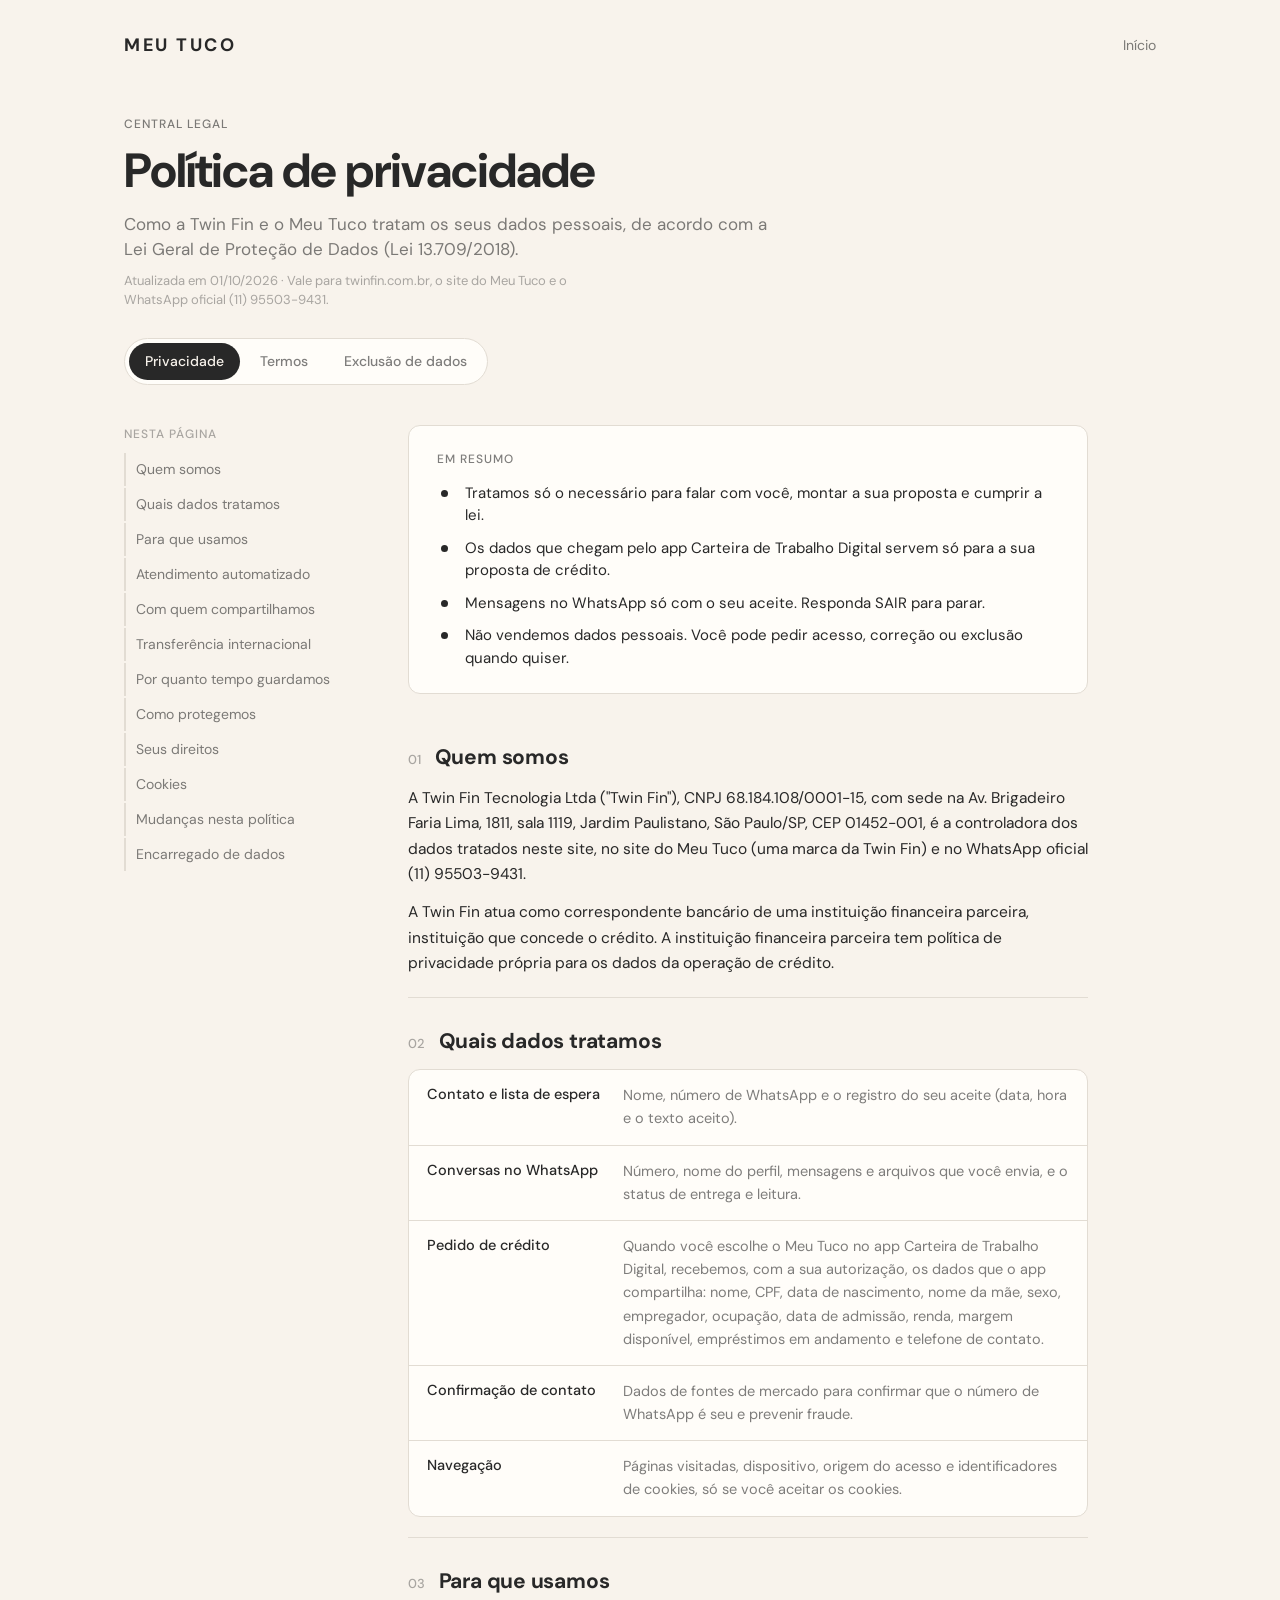
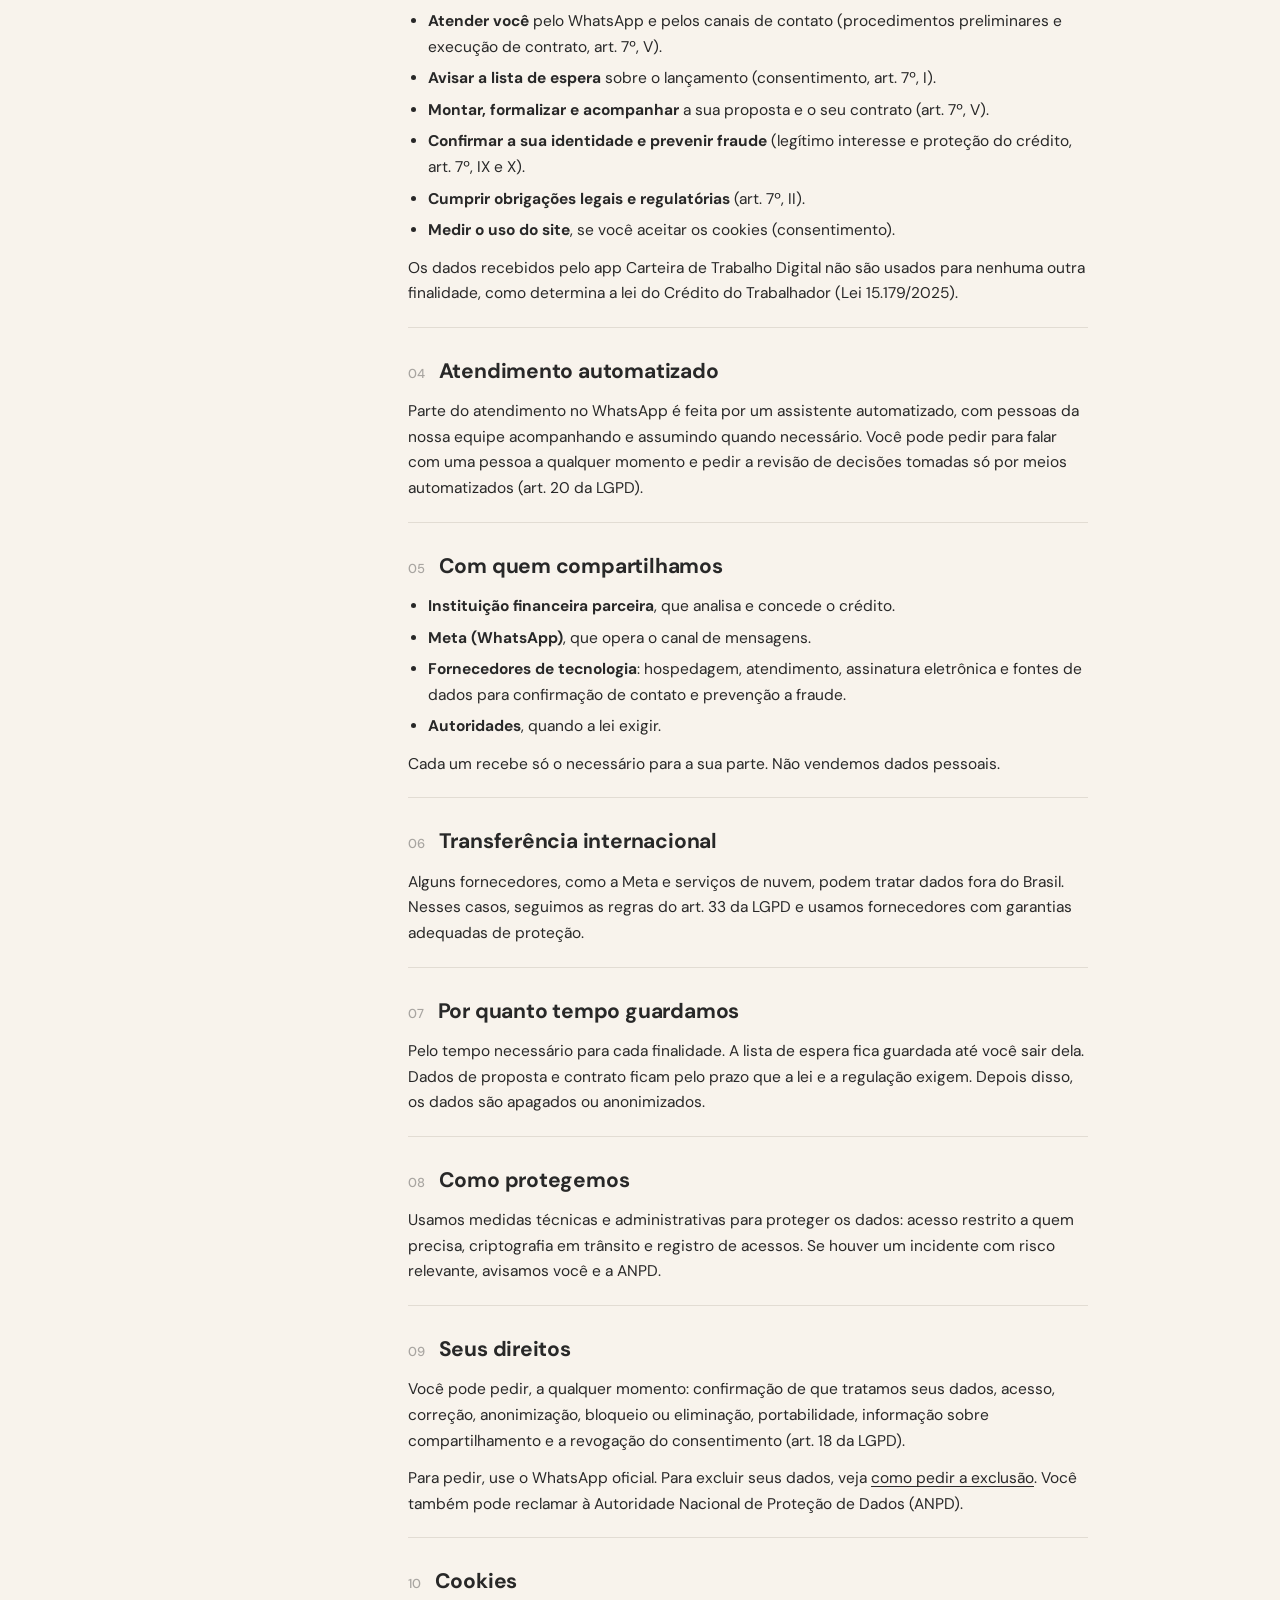
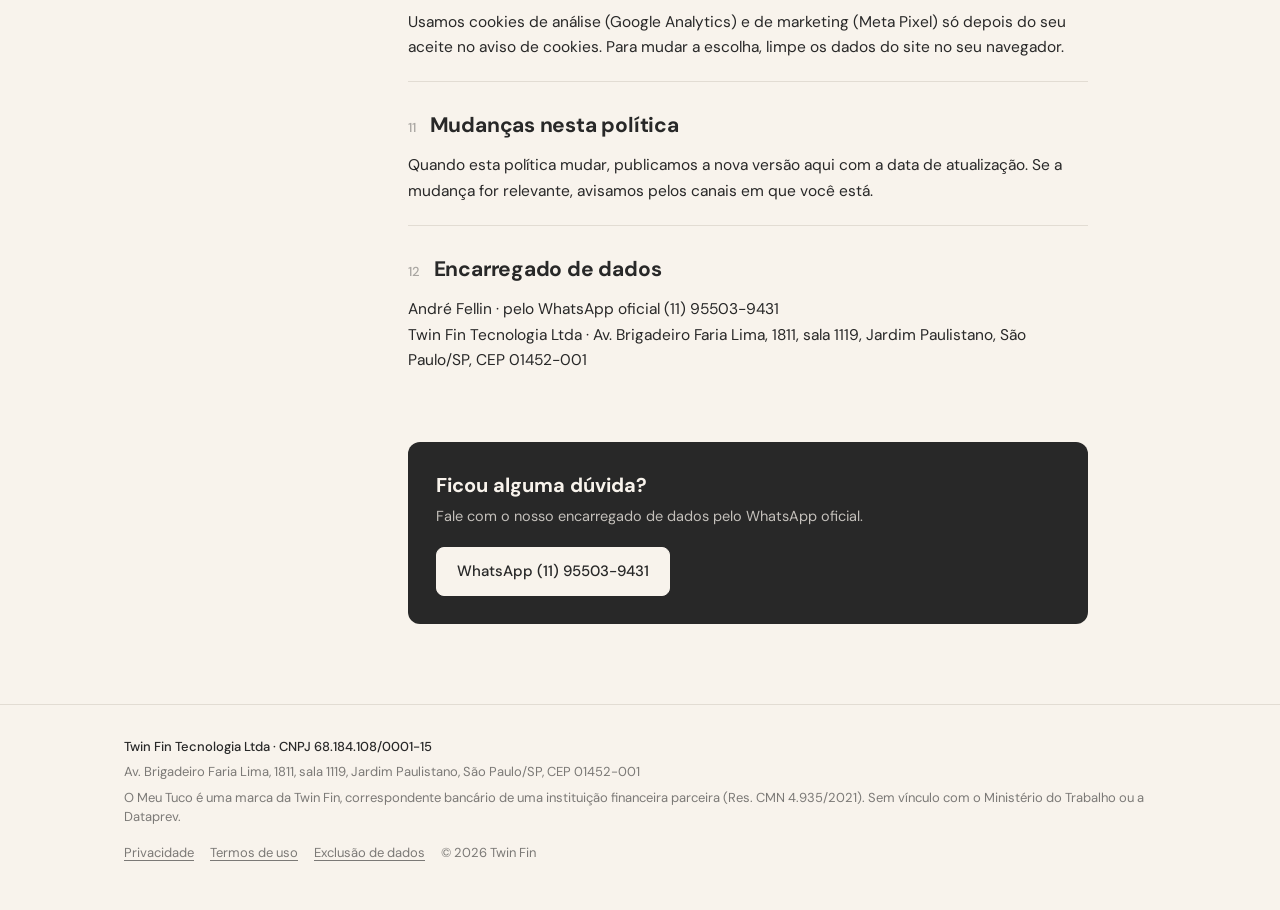
<file: privacidade.html>
<!doctype html>
<html lang="pt-BR">
<head>
  <meta charset="utf-8">
  <meta name="viewport" content="width=device-width, initial-scale=1">
  <title>Política de privacidade · Meu Tuco</title>
  <meta name="description" content="Política de privacidade da Twin Fin e do Meu Tuco.">
  <link rel="icon" href="assets/favicon.svg" type="image/svg+xml">
  <link rel="preconnect" href="https://fonts.googleapis.com">
  <link rel="preconnect" href="https://fonts.gstatic.com" crossorigin>
  <link href="https://fonts.googleapis.com/css2?family=DM+Sans:wght@400;500;700&display=swap" rel="stylesheet">
  <link rel="stylesheet" href="assets/site.css">
  <script src="assets/consent.js" defer></script>
</head>
<body class="legal-page">
  <!-- RASCUNHO: gerado por build_legal.py; revisar com o jurídico antes de publicar. -->
  <header class="top">
    <div class="wrap wrap-wide top-in">
      <a class="wordmark" href="/" aria-label="Meu Tuco">MEU TUCO</a>
      <a class="back" href="/">Início</a>
    </div>
  </header>

  <main>
    <div class="wrap wrap-wide lhead">
      <p class="eyebrow">Central legal</p>
      <h1>Política de privacidade</h1>
      <p class="lmeta">Como a Twin Fin e o Meu Tuco tratam os seus dados pessoais, de acordo com a Lei Geral de Proteção de Dados (Lei 13.709/2018).</p>
      <p class="lmeta lmeta-sm">Atualizada em 01/10/2026 · Vale para twinfin.com.br, o site do Meu Tuco e o WhatsApp oficial (11) 95503-9431.</p>
      <nav class="ltabs" aria-label="Documentos legais"><a href="privacidade.html" aria-current="page">Privacidade</a><a href="termos.html">Termos</a><a href="exclusao-de-dados.html">Exclusão de dados</a></nav>
    </div>

    <div class="wrap wrap-wide lgrid">
      <aside class="toc" aria-label="Nesta página">
        <p>Nesta página</p>
        <ol><li><a href="#quem-somos">Quem somos</a></li><li><a href="#dados">Quais dados tratamos</a></li><li><a href="#finalidades">Para que usamos</a></li><li><a href="#automatizado">Atendimento automatizado</a></li><li><a href="#compartilhamento">Com quem compartilhamos</a></li><li><a href="#internacional">Transferência internacional</a></li><li><a href="#prazo">Por quanto tempo guardamos</a></li><li><a href="#seguranca">Como protegemos</a></li><li><a href="#direitos">Seus direitos</a></li><li><a href="#cookies">Cookies</a></li><li><a href="#mudancas">Mudanças nesta política</a></li><li><a href="#encarregado">Encarregado de dados</a></li></ol>
      </aside>
      <div class="lbody">
        <details class="toc-m"><summary>Nesta página</summary><ol><li><a href="#quem-somos">Quem somos</a></li><li><a href="#dados">Quais dados tratamos</a></li><li><a href="#finalidades">Para que usamos</a></li><li><a href="#automatizado">Atendimento automatizado</a></li><li><a href="#compartilhamento">Com quem compartilhamos</a></li><li><a href="#internacional">Transferência internacional</a></li><li><a href="#prazo">Por quanto tempo guardamos</a></li><li><a href="#seguranca">Como protegemos</a></li><li><a href="#direitos">Seus direitos</a></li><li><a href="#cookies">Cookies</a></li><li><a href="#mudancas">Mudanças nesta política</a></li><li><a href="#encarregado">Encarregado de dados</a></li></ol></details>
        <div class="summary">
          <h2>Em resumo</h2>
          <ul><li>Tratamos só o necessário para falar com você, montar a sua proposta e cumprir a lei.</li><li>Os dados que chegam pelo app Carteira de Trabalho Digital servem só para a sua proposta de crédito.</li><li>Mensagens no WhatsApp só com o seu aceite. Responda SAIR para parar.</li><li>Não vendemos dados pessoais. Você pode pedir acesso, correção ou exclusão quando quiser.</li></ul>
        </div>
        <section class="lsec" id="quem-somos"><h2><span class="n">01</span>Quem somos</h2><p>A Twin Fin Tecnologia Ltda ("Twin Fin"), CNPJ 68.184.108/0001-15, com sede na Av. Brigadeiro Faria Lima, 1811, sala 1119, Jardim Paulistano, São Paulo/SP, CEP 01452-001, é a controladora dos dados tratados neste site, no site do Meu Tuco (uma marca da Twin Fin) e no WhatsApp oficial (11) 95503-9431.</p><p>A Twin Fin atua como correspondente bancário de uma instituição financeira parceira, instituição que concede o crédito. A instituição financeira parceira tem política de privacidade própria para os dados da operação de crédito.</p></section><section class="lsec" id="dados"><h2><span class="n">02</span>Quais dados tratamos</h2><dl class="rows"><div><dt>Contato e lista de espera</dt><dd>Nome, número de WhatsApp e o registro do seu aceite (data, hora e o texto aceito).</dd></div><div><dt>Conversas no WhatsApp</dt><dd>Número, nome do perfil, mensagens e arquivos que você envia, e o status de entrega e leitura.</dd></div><div><dt>Pedido de crédito</dt><dd>Quando você escolhe o Meu Tuco no app Carteira de Trabalho Digital, recebemos, com a sua autorização, os dados que o app compartilha: nome, CPF, data de nascimento, nome da mãe, sexo, empregador, ocupação, data de admissão, renda, margem disponível, empréstimos em andamento e telefone de contato.</dd></div><div><dt>Confirmação de contato</dt><dd>Dados de fontes de mercado para confirmar que o número de WhatsApp é seu e prevenir fraude.</dd></div><div><dt>Navegação</dt><dd>Páginas visitadas, dispositivo, origem do acesso e identificadores de cookies, só se você aceitar os cookies.</dd></div></dl><!-- Linha "Confirmação de contato": confirmar no parecer jurídico (BUS-24) antes de publicar. --></section><section class="lsec" id="finalidades"><h2><span class="n">03</span>Para que usamos</h2><ul><li><strong>Atender você</strong> pelo WhatsApp e pelos canais de contato (procedimentos preliminares e execução de contrato, art. 7º, V).</li><li><strong>Avisar a lista de espera</strong> sobre o lançamento (consentimento, art. 7º, I).</li><li><strong>Montar, formalizar e acompanhar</strong> a sua proposta e o seu contrato (art. 7º, V).</li><li><strong>Confirmar a sua identidade e prevenir fraude</strong> (legítimo interesse e proteção do crédito, art. 7º, IX e X).</li><li><strong>Cumprir obrigações legais e regulatórias</strong> (art. 7º, II).</li><li><strong>Medir o uso do site</strong>, se você aceitar os cookies (consentimento).</li></ul><p>Os dados recebidos pelo app Carteira de Trabalho Digital não são usados para nenhuma outra finalidade, como determina a lei do Crédito do Trabalhador (Lei 15.179/2025).</p></section><section class="lsec" id="automatizado"><h2><span class="n">04</span>Atendimento automatizado</h2><p>Parte do atendimento no WhatsApp é feita por um assistente automatizado, com pessoas da nossa equipe acompanhando e assumindo quando necessário. Você pode pedir para falar com uma pessoa a qualquer momento e pedir a revisão de decisões tomadas só por meios automatizados (art. 20 da LGPD).</p></section><section class="lsec" id="compartilhamento"><h2><span class="n">05</span>Com quem compartilhamos</h2><ul><li><strong>Instituição financeira parceira</strong>, que analisa e concede o crédito.</li><li><strong>Meta (WhatsApp)</strong>, que opera o canal de mensagens.</li><li><strong>Fornecedores de tecnologia</strong>: hospedagem, atendimento, assinatura eletrônica e fontes de dados para confirmação de contato e prevenção a fraude.</li><li><strong>Autoridades</strong>, quando a lei exigir.</li></ul><p>Cada um recebe só o necessário para a sua parte. Não vendemos dados pessoais.</p></section><section class="lsec" id="internacional"><h2><span class="n">06</span>Transferência internacional</h2><p>Alguns fornecedores, como a Meta e serviços de nuvem, podem tratar dados fora do Brasil. Nesses casos, seguimos as regras do art. 33 da LGPD e usamos fornecedores com garantias adequadas de proteção.</p></section><section class="lsec" id="prazo"><h2><span class="n">07</span>Por quanto tempo guardamos</h2><p>Pelo tempo necessário para cada finalidade. A lista de espera fica guardada até você sair dela. Dados de proposta e contrato ficam pelo prazo que a lei e a regulação exigem. Depois disso, os dados são apagados ou anonimizados.</p></section><section class="lsec" id="seguranca"><h2><span class="n">08</span>Como protegemos</h2><p>Usamos medidas técnicas e administrativas para proteger os dados: acesso restrito a quem precisa, criptografia em trânsito e registro de acessos. Se houver um incidente com risco relevante, avisamos você e a ANPD.</p></section><section class="lsec" id="direitos"><h2><span class="n">09</span>Seus direitos</h2><p>Você pode pedir, a qualquer momento: confirmação de que tratamos seus dados, acesso, correção, anonimização, bloqueio ou eliminação, portabilidade, informação sobre compartilhamento e a revogação do consentimento (art. 18 da LGPD).</p><p>Para pedir, use o WhatsApp oficial. Para excluir seus dados, veja <a href="exclusao-de-dados.html">como pedir a exclusão</a>. Você também pode reclamar à Autoridade Nacional de Proteção de Dados (ANPD).</p></section><section class="lsec" id="cookies"><h2><span class="n">10</span>Cookies</h2><p>Usamos cookies de análise (Google Analytics) e de marketing (Meta Pixel) só depois do seu aceite no aviso de cookies. Para mudar a escolha, limpe os dados do site no seu navegador.</p></section><section class="lsec" id="mudancas"><h2><span class="n">11</span>Mudanças nesta política</h2><p>Quando esta política mudar, publicamos a nova versão aqui com a data de atualização. Se a mudança for relevante, avisamos pelos canais em que você está.</p></section><section class="lsec" id="encarregado"><h2><span class="n">12</span>Encarregado de dados</h2><p>André Fellin · pelo WhatsApp oficial (11) 95503-9431<br>Twin Fin Tecnologia Ltda · Av. Brigadeiro Faria Lima, 1811, sala 1119, Jardim Paulistano, São Paulo/SP, CEP 01452-001</p></section>
        
        <div class="lcontact">
          <div>
            <h2>Ficou alguma dúvida?</h2>
            <p>Fale com o nosso encarregado de dados pelo WhatsApp oficial.</p>
          </div>
          <div class="lcontact-actions">
            <a class="btn btn-light" href="https://wa.me/5511955039431">WhatsApp (11) 95503-9431</a>
          </div>
        </div>
      </div>
    </div>
  </main>

  <footer class="foot">
    <div class="wrap wrap-wide">
      <p class="legal">Twin Fin Tecnologia Ltda · CNPJ 68.184.108/0001-15</p>
      <p>Av. Brigadeiro Faria Lima, 1811, sala 1119, Jardim Paulistano, São Paulo/SP, CEP 01452-001</p>
      <p>O Meu Tuco é uma marca da Twin Fin, correspondente bancário de uma instituição financeira parceira (Res. CMN 4.935/2021). Sem vínculo com o Ministério do Trabalho ou a Dataprev.</p>
      <nav>
        <a href="privacidade.html">Privacidade</a>
        <a href="termos.html">Termos de uso</a>
        <a href="exclusao-de-dados.html">Exclusão de dados</a>
        <span>© 2026 Twin Fin</span>
      </nav>
    </div>
  </footer>

  <div class="cookies" id="cookies" role="dialog" aria-label="Cookies">
    <p>Usamos cookies de análise e de marketing para entender o uso do site. Você escolhe. Saiba mais na <a href="privacidade.html#cookies">política de privacidade</a>.</p>
    <div class="actions">
      <button class="accept" type="button">Aceitar</button>
      <button class="reject" type="button">Recusar</button>
    </div>
  </div>
</body>
</html>
</file>
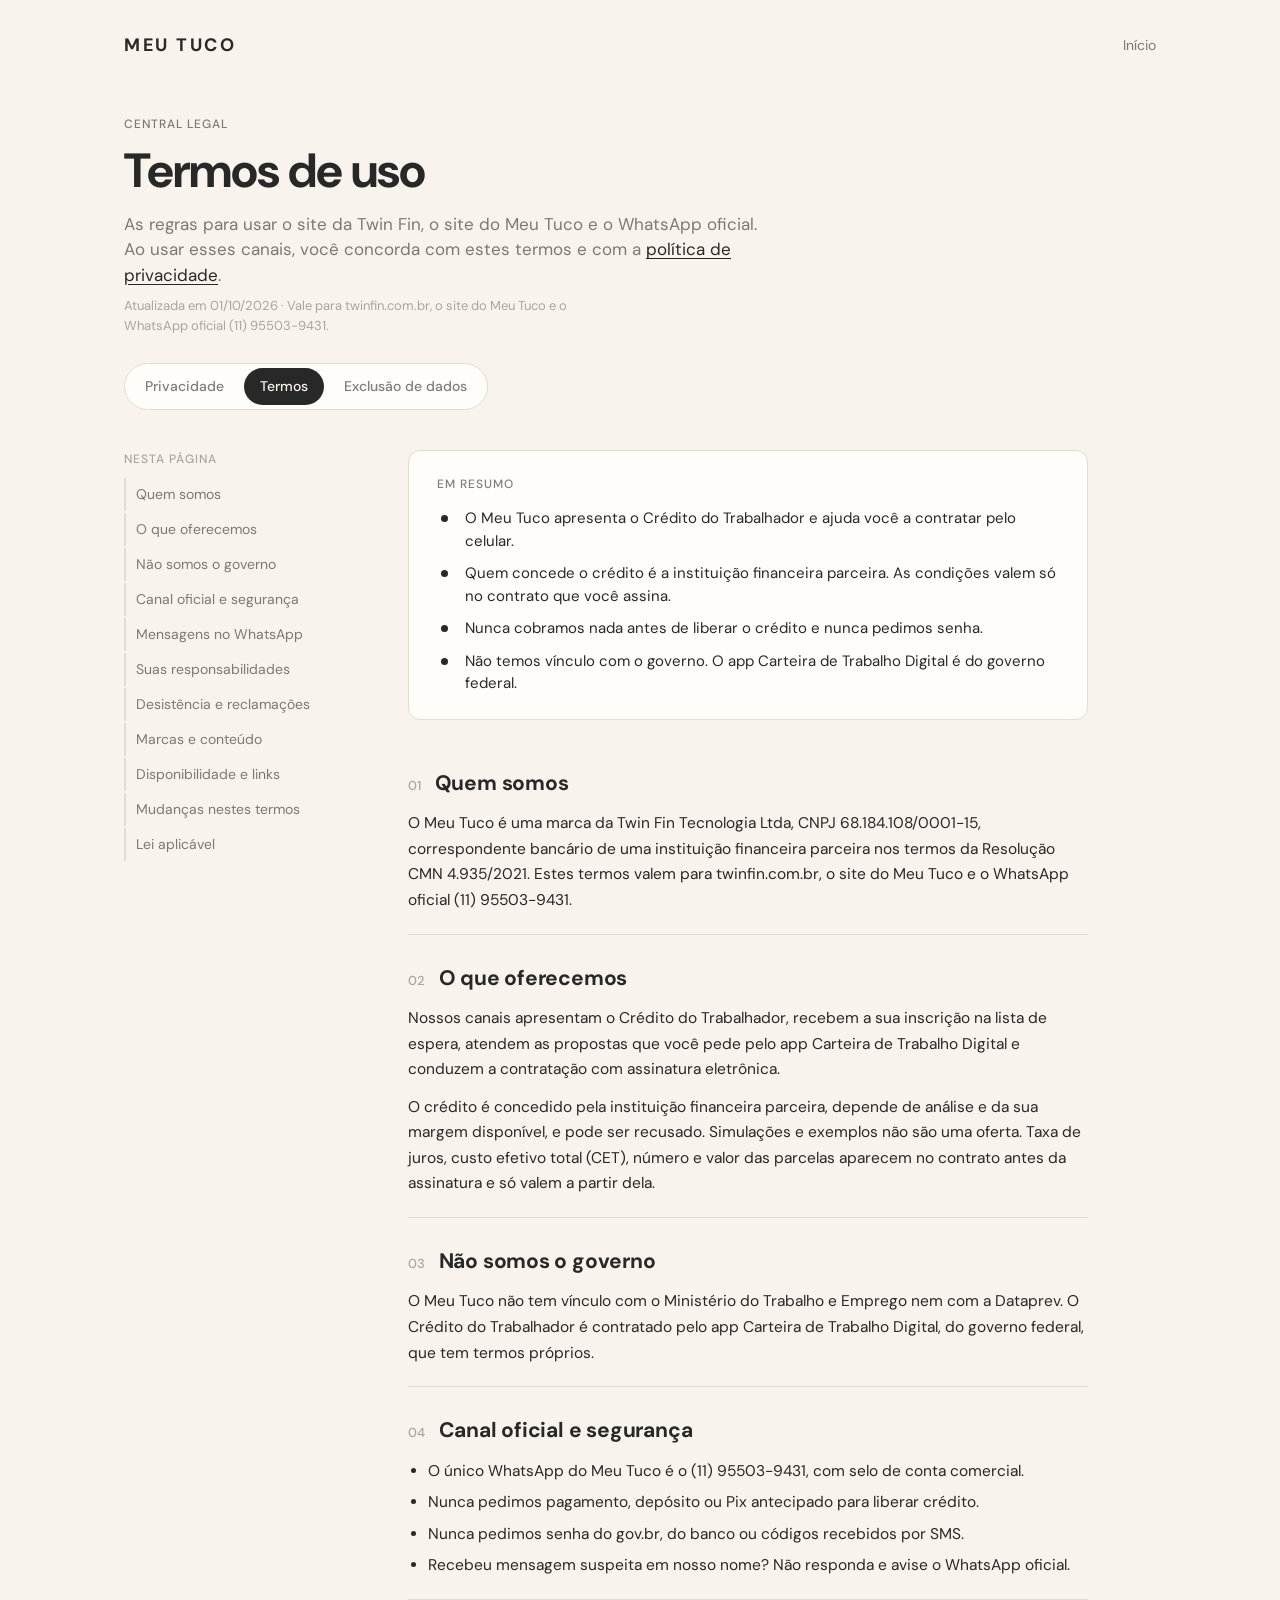
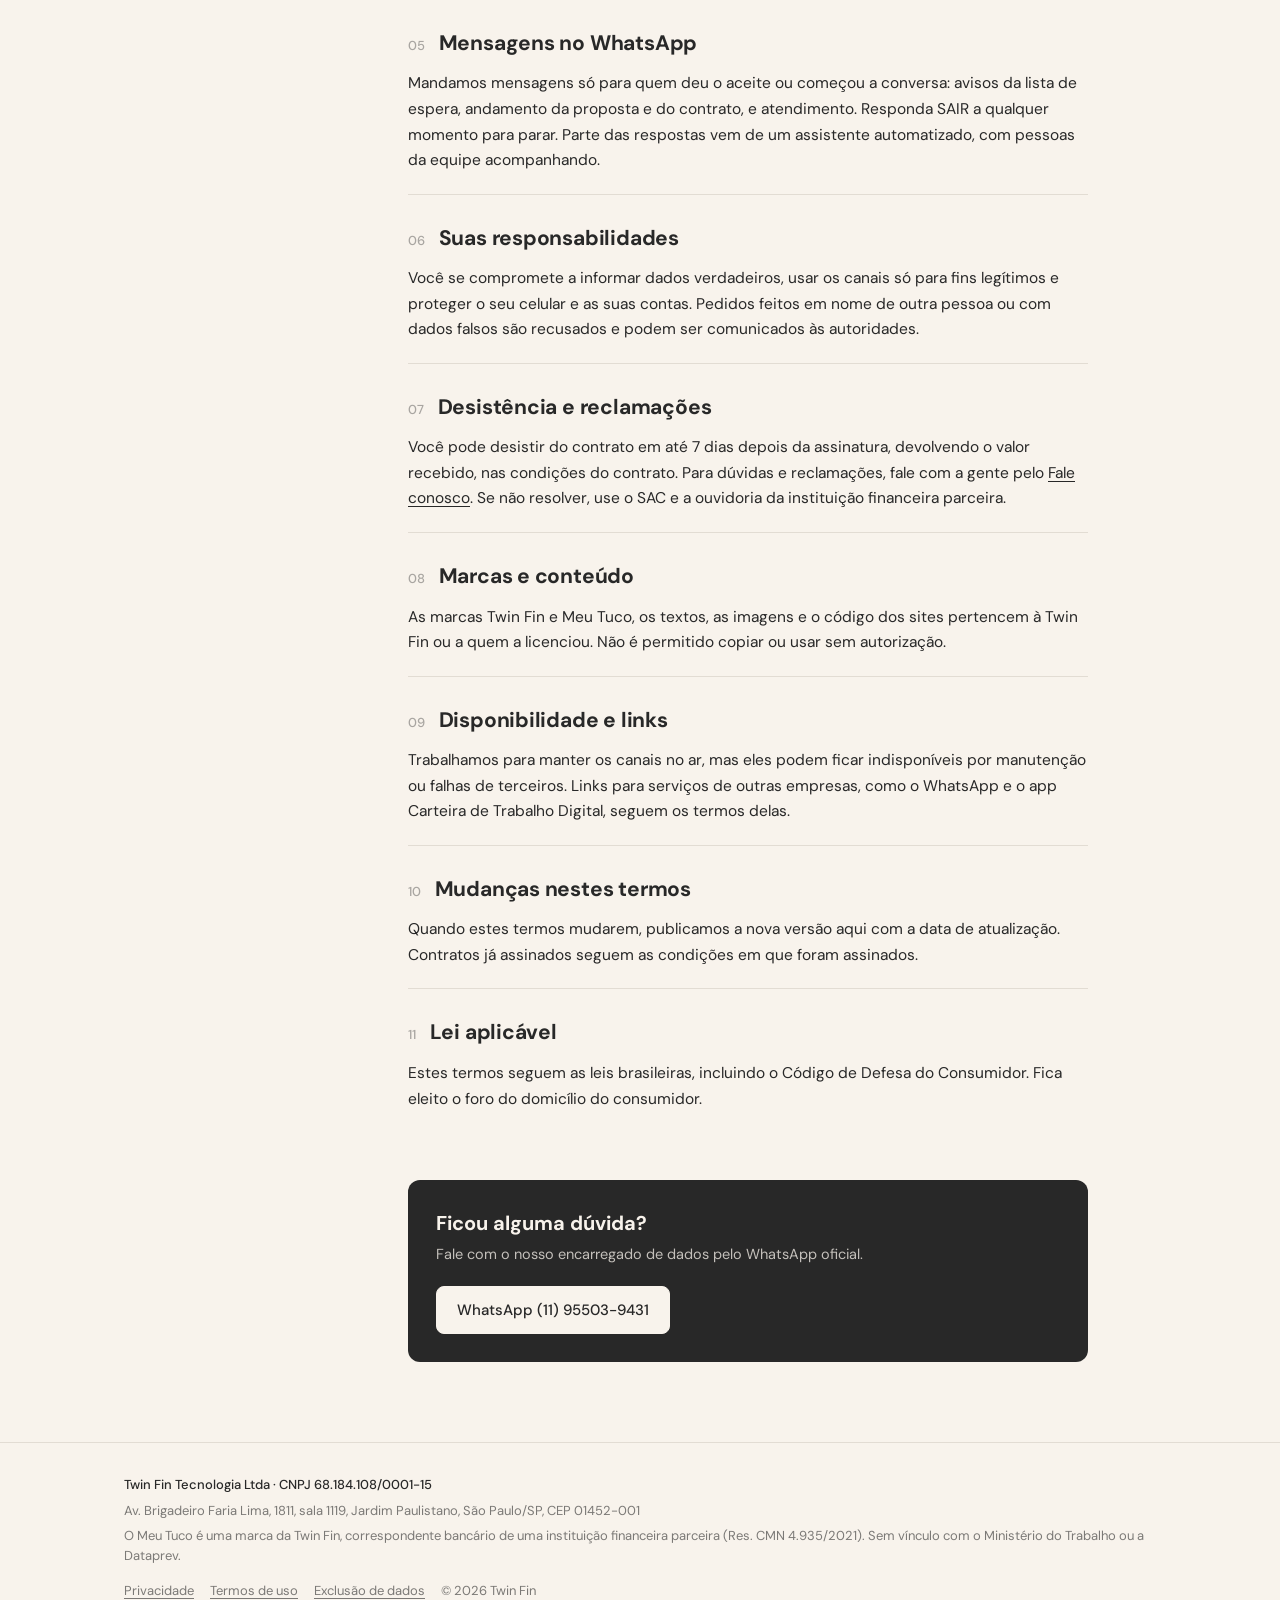
<file: termos.html>
<!doctype html>
<html lang="pt-BR">
<head>
  <meta charset="utf-8">
  <meta name="viewport" content="width=device-width, initial-scale=1">
  <title>Termos de uso · Meu Tuco</title>
  <meta name="description" content="Termos de uso da Twin Fin e do Meu Tuco.">
  <link rel="icon" href="assets/favicon.svg" type="image/svg+xml">
  <link rel="preconnect" href="https://fonts.googleapis.com">
  <link rel="preconnect" href="https://fonts.gstatic.com" crossorigin>
  <link href="https://fonts.googleapis.com/css2?family=DM+Sans:wght@400;500;700&display=swap" rel="stylesheet">
  <link rel="stylesheet" href="assets/site.css">
  <script src="assets/consent.js" defer></script>
</head>
<body class="legal-page">
  <!-- RASCUNHO: gerado por build_legal.py; revisar com o jurídico antes de publicar. -->
  <header class="top">
    <div class="wrap wrap-wide top-in">
      <a class="wordmark" href="/" aria-label="Meu Tuco">MEU TUCO</a>
      <a class="back" href="/">Início</a>
    </div>
  </header>

  <main>
    <div class="wrap wrap-wide lhead">
      <p class="eyebrow">Central legal</p>
      <h1>Termos de uso</h1>
      <p class="lmeta">As regras para usar o site da Twin Fin, o site do Meu Tuco e o WhatsApp oficial. Ao usar esses canais, você concorda com estes termos e com a <a href="privacidade.html">política de privacidade</a>.</p>
      <p class="lmeta lmeta-sm">Atualizada em 01/10/2026 · Vale para twinfin.com.br, o site do Meu Tuco e o WhatsApp oficial (11) 95503-9431.</p>
      <nav class="ltabs" aria-label="Documentos legais"><a href="privacidade.html">Privacidade</a><a href="termos.html" aria-current="page">Termos</a><a href="exclusao-de-dados.html">Exclusão de dados</a></nav>
    </div>

    <div class="wrap wrap-wide lgrid">
      <aside class="toc" aria-label="Nesta página">
        <p>Nesta página</p>
        <ol><li><a href="#quem-somos">Quem somos</a></li><li><a href="#servico">O que oferecemos</a></li><li><a href="#governo">Não somos o governo</a></li><li><a href="#seguranca">Canal oficial e segurança</a></li><li><a href="#mensagens">Mensagens no WhatsApp</a></li><li><a href="#voce">Suas responsabilidades</a></li><li><a href="#desistencia">Desistência e reclamações</a></li><li><a href="#propriedade">Marcas e conteúdo</a></li><li><a href="#responsabilidade">Disponibilidade e links</a></li><li><a href="#mudancas">Mudanças nestes termos</a></li><li><a href="#foro">Lei aplicável</a></li></ol>
      </aside>
      <div class="lbody">
        <details class="toc-m"><summary>Nesta página</summary><ol><li><a href="#quem-somos">Quem somos</a></li><li><a href="#servico">O que oferecemos</a></li><li><a href="#governo">Não somos o governo</a></li><li><a href="#seguranca">Canal oficial e segurança</a></li><li><a href="#mensagens">Mensagens no WhatsApp</a></li><li><a href="#voce">Suas responsabilidades</a></li><li><a href="#desistencia">Desistência e reclamações</a></li><li><a href="#propriedade">Marcas e conteúdo</a></li><li><a href="#responsabilidade">Disponibilidade e links</a></li><li><a href="#mudancas">Mudanças nestes termos</a></li><li><a href="#foro">Lei aplicável</a></li></ol></details>
        <div class="summary">
          <h2>Em resumo</h2>
          <ul><li>O Meu Tuco apresenta o Crédito do Trabalhador e ajuda você a contratar pelo celular.</li><li>Quem concede o crédito é a instituição financeira parceira. As condições valem só no contrato que você assina.</li><li>Nunca cobramos nada antes de liberar o crédito e nunca pedimos senha.</li><li>Não temos vínculo com o governo. O app Carteira de Trabalho Digital é do governo federal.</li></ul>
        </div>
        <section class="lsec" id="quem-somos"><h2><span class="n">01</span>Quem somos</h2><p>O Meu Tuco é uma marca da Twin Fin Tecnologia Ltda, CNPJ 68.184.108/0001-15, correspondente bancário de uma instituição financeira parceira nos termos da Resolução CMN 4.935/2021. Estes termos valem para twinfin.com.br, o site do Meu Tuco e o WhatsApp oficial (11) 95503-9431.</p></section><section class="lsec" id="servico"><h2><span class="n">02</span>O que oferecemos</h2><p>Nossos canais apresentam o Crédito do Trabalhador, recebem a sua inscrição na lista de espera, atendem as propostas que você pede pelo app Carteira de Trabalho Digital e conduzem a contratação com assinatura eletrônica.</p><p>O crédito é concedido pela instituição financeira parceira, depende de análise e da sua margem disponível, e pode ser recusado. Simulações e exemplos não são uma oferta. Taxa de juros, custo efetivo total (CET), número e valor das parcelas aparecem no contrato antes da assinatura e só valem a partir dela.</p></section><section class="lsec" id="governo"><h2><span class="n">03</span>Não somos o governo</h2><p>O Meu Tuco não tem vínculo com o Ministério do Trabalho e Emprego nem com a Dataprev. O Crédito do Trabalhador é contratado pelo app Carteira de Trabalho Digital, do governo federal, que tem termos próprios.</p></section><section class="lsec" id="seguranca"><h2><span class="n">04</span>Canal oficial e segurança</h2><ul><li>O único WhatsApp do Meu Tuco é o (11) 95503-9431, com selo de conta comercial.</li><li>Nunca pedimos pagamento, depósito ou Pix antecipado para liberar crédito.</li><li>Nunca pedimos senha do gov.br, do banco ou códigos recebidos por SMS.</li><li>Recebeu mensagem suspeita em nosso nome? Não responda e avise o WhatsApp oficial.</li></ul></section><section class="lsec" id="mensagens"><h2><span class="n">05</span>Mensagens no WhatsApp</h2><p>Mandamos mensagens só para quem deu o aceite ou começou a conversa: avisos da lista de espera, andamento da proposta e do contrato, e atendimento. Responda SAIR a qualquer momento para parar. Parte das respostas vem de um assistente automatizado, com pessoas da equipe acompanhando.</p></section><section class="lsec" id="voce"><h2><span class="n">06</span>Suas responsabilidades</h2><p>Você se compromete a informar dados verdadeiros, usar os canais só para fins legítimos e proteger o seu celular e as suas contas. Pedidos feitos em nome de outra pessoa ou com dados falsos são recusados e podem ser comunicados às autoridades.</p></section><section class="lsec" id="desistencia"><h2><span class="n">07</span>Desistência e reclamações</h2><p>Você pode desistir do contrato em até 7 dias depois da assinatura, devolvendo o valor recebido, nas condições do contrato. Para dúvidas e reclamações, fale com a gente pelo <a href="fale-conosco.html">Fale conosco</a>. Se não resolver, use o SAC e a ouvidoria da instituição financeira parceira.</p><!-- Prazo de desistência e canais de SAC/ouvidoria: confirmar no parecer jurídico (BUS-24) e no contrato com a instituição. --></section><section class="lsec" id="propriedade"><h2><span class="n">08</span>Marcas e conteúdo</h2><p>As marcas Twin Fin e Meu Tuco, os textos, as imagens e o código dos sites pertencem à Twin Fin ou a quem a licenciou. Não é permitido copiar ou usar sem autorização.</p></section><section class="lsec" id="responsabilidade"><h2><span class="n">09</span>Disponibilidade e links</h2><p>Trabalhamos para manter os canais no ar, mas eles podem ficar indisponíveis por manutenção ou falhas de terceiros. Links para serviços de outras empresas, como o WhatsApp e o app Carteira de Trabalho Digital, seguem os termos delas.</p></section><section class="lsec" id="mudancas"><h2><span class="n">10</span>Mudanças nestes termos</h2><p>Quando estes termos mudarem, publicamos a nova versão aqui com a data de atualização. Contratos já assinados seguem as condições em que foram assinados.</p></section><section class="lsec" id="foro"><h2><span class="n">11</span>Lei aplicável</h2><p>Estes termos seguem as leis brasileiras, incluindo o Código de Defesa do Consumidor. Fica eleito o foro do domicílio do consumidor.</p></section>
        
        <div class="lcontact">
          <div>
            <h2>Ficou alguma dúvida?</h2>
            <p>Fale com o nosso encarregado de dados pelo WhatsApp oficial.</p>
          </div>
          <div class="lcontact-actions">
            <a class="btn btn-light" href="https://wa.me/5511955039431">WhatsApp (11) 95503-9431</a>
          </div>
        </div>
      </div>
    </div>
  </main>

  <footer class="foot">
    <div class="wrap wrap-wide">
      <p class="legal">Twin Fin Tecnologia Ltda · CNPJ 68.184.108/0001-15</p>
      <p>Av. Brigadeiro Faria Lima, 1811, sala 1119, Jardim Paulistano, São Paulo/SP, CEP 01452-001</p>
      <p>O Meu Tuco é uma marca da Twin Fin, correspondente bancário de uma instituição financeira parceira (Res. CMN 4.935/2021). Sem vínculo com o Ministério do Trabalho ou a Dataprev.</p>
      <nav>
        <a href="privacidade.html">Privacidade</a>
        <a href="termos.html">Termos de uso</a>
        <a href="exclusao-de-dados.html">Exclusão de dados</a>
        <span>© 2026 Twin Fin</span>
      </nav>
    </div>
  </footer>

  <div class="cookies" id="cookies" role="dialog" aria-label="Cookies">
    <p>Usamos cookies de análise e de marketing para entender o uso do site. Você escolhe. Saiba mais na <a href="privacidade.html#cookies">política de privacidade</a>.</p>
    <div class="actions">
      <button class="accept" type="button">Aceitar</button>
      <button class="reject" type="button">Recusar</button>
    </div>
  </div>
</body>
</html>
</file>
<file: assets/site.css>
/* Twin Fin · página institucional
   Design system do Credit OS (Linear, KNOWLEDGE): Creamy Milk + Signal Black, DM Sans, minimal. */

:root {
  --bg: #F8F3EC;          /* Creamy Milk */
  --fg: #282828;          /* Signal Black */
  --fg-2: rgba(40, 40, 40, 0.6);
  --fg-3: rgba(40, 40, 40, 0.38);
  --card: #FFFDF9;
  --border: #E2DCD3;
  --radius: 8px;
}

* { box-sizing: border-box; }

html { -webkit-text-size-adjust: 100%; }

body {
  margin: 0;
  background: var(--bg);
  color: var(--fg);
  font-family: 'DM Sans', system-ui, -apple-system, 'Segoe UI', sans-serif;
  font-size: 16px;
  line-height: 1.5;
  -webkit-font-smoothing: antialiased;
}

a { color: inherit; text-underline-offset: 3px; }
a:hover { opacity: 0.7; }

.wrap {
  width: 100%;
  max-width: 720px;
  margin: 0 auto;
  padding: 0 24px;
}

/* Cabeçalho */
.top {
  padding: 32px 0;
}
.wordmark {
  display: inline-block;
  font-weight: 700;
  font-size: 18px;
  letter-spacing: 0.14em;
  text-decoration: none;
}
.wordmark img { height: 28px; width: auto; display: block; }

/* Home */
.hero {
  min-height: calc(100vh - 92px - 180px);
  display: flex;
  flex-direction: column;
  justify-content: center;
  padding-top: 64px;
  padding-bottom: 64px;
}
.badge {
  display: inline-block;
  align-self: flex-start;
  font-size: 12px;
  font-weight: 500;
  letter-spacing: 0.04em;
  text-transform: uppercase;
  color: var(--fg-2);
  border: 1px solid var(--border);
  border-radius: 999px;
  padding: 4px 12px;
  margin-bottom: 24px;
}
h1 {
  font-size: clamp(32px, 6vw, 48px);
  line-height: 1.1;
  letter-spacing: -0.02em;
  font-weight: 700;
  margin: 0 0 16px;
}
.lead {
  font-size: 18px;
  color: var(--fg-2);
  margin: 0 0 40px;
  max-width: 34em;
}
.contact {
  display: flex;
  flex-wrap: wrap;
  gap: 12px;
}
.btn {
  display: inline-block;
  font-weight: 500;
  font-size: 15px;
  text-decoration: none;
  padding: 12px 20px;
  border-radius: var(--radius);
  border: 1px solid var(--fg);
}
.btn-dark { background: var(--fg); color: var(--bg); }
.btn-dark:hover { opacity: 0.85; }
.btn-ghost { background: transparent; color: var(--fg); }

/* Rodapé */
.foot {
  border-top: 1px solid var(--border);
  padding: 32px 0 48px;
  font-size: 13px;
  color: var(--fg-2);
}
.foot p { margin: 0 0 6px; }
.foot .legal { color: var(--fg); font-weight: 500; }
.foot nav { margin-top: 16px; display: flex; gap: 16px; flex-wrap: wrap; }

/* Páginas de texto (política) */
.doc { padding-top: 32px; padding-bottom: 64px; }
.doc h1 { font-size: 32px; margin-bottom: 8px; }
.doc .updated { color: var(--fg-3); font-size: 13px; margin: 0 0 40px; }
.doc h2 { font-size: 18px; margin: 32px 0 8px; letter-spacing: -0.01em; }
.doc p, .doc li { color: var(--fg); font-size: 15px; }
.doc ul { padding-left: 20px; }

/* Banner de cookies */
.cookies {
  position: fixed;
  left: 16px;
  right: 16px;
  bottom: 16px;
  max-width: 560px;
  margin: 0 auto;
  background: var(--card);
  border: 1px solid var(--border);
  border-radius: var(--radius);
  padding: 16px 20px;
  font-size: 14px;
  box-shadow: 0 8px 24px rgba(40, 40, 40, 0.08);
  display: none;
}
.cookies.show { display: block; }
.cookies p { margin: 0 0 12px; }
.cookies .actions { display: flex; gap: 8px; flex-wrap: wrap; }
.cookies button {
  font: inherit;
  font-weight: 500;
  font-size: 14px;
  padding: 8px 14px;
  border-radius: var(--radius);
  border: 1px solid var(--fg);
  background: transparent;
  color: var(--fg);
  cursor: pointer;
}
.cookies button.accept { background: var(--fg); color: var(--bg); }

@media (max-width: 480px) {
  .lead { font-size: 16px; }
  .btn { width: 100%; text-align: center; }
}

/* Páginas legais (privacidade, termos, exclusão de dados) · geradas por build_legal.py */
.wrap-wide { max-width: 1080px; }
.top-in { display: flex; align-items: center; justify-content: space-between; gap: 16px; }
.back { font-size: 14px; color: var(--fg-2); text-decoration: none; }
.lhead { padding-top: 24px; padding-bottom: 40px; }
.eyebrow { font-size: 12px; font-weight: 500; letter-spacing: 0.08em; text-transform: uppercase; color: var(--fg-2); margin: 0 0 12px; }
.lhead h1 { font-size: clamp(34px, 5vw, 48px); margin: 0 0 14px; text-wrap: balance; }
.lmeta { font-size: 17px; color: var(--fg-2); margin: 0 0 8px; max-width: 38em; }
.lmeta a { color: var(--fg); }
.lmeta-sm { font-size: 13px; color: var(--fg-3); }
.ltabs { display: flex; flex-wrap: wrap; gap: 4px; width: fit-content; max-width: 100%; margin-top: 28px; padding: 4px; background: var(--card); border: 1px solid var(--border); border-radius: 999px; }
.ltabs a { font-size: 14px; font-weight: 500; text-decoration: none; color: var(--fg-2); padding: 8px 16px; border-radius: 999px; }
.ltabs a:hover { opacity: 1; color: var(--fg); }
.ltabs a[aria-current="page"] { background: var(--fg); color: var(--bg); }

.lgrid { display: grid; grid-template-columns: 220px minmax(0, 1fr); gap: 64px; align-items: start; padding-bottom: 80px; }
.toc { position: sticky; top: 24px; font-size: 14px; }
.toc p { font-size: 12px; font-weight: 500; letter-spacing: 0.08em; text-transform: uppercase; color: var(--fg-3); margin: 0 0 10px; }
.toc ol, .toc-m ol { list-style: none; margin: 0; padding: 0; display: grid; gap: 2px; }
.toc a, .toc-m a { display: block; padding: 6px 10px; border-left: 2px solid var(--border); color: var(--fg-2); text-decoration: none; }
.toc a:hover, .toc-m a:hover { opacity: 1; color: var(--fg); border-left-color: var(--fg); }
.toc-m { display: none; }

.lbody { max-width: 680px; min-width: 0; }
.summary { background: var(--card); border: 1px solid var(--border); border-radius: 12px; padding: 24px 28px; margin-bottom: 48px; }
.summary h2 { font-size: 12px; font-weight: 500; letter-spacing: 0.08em; text-transform: uppercase; color: var(--fg-2); margin: 0 0 14px; }
.summary ul { list-style: none; margin: 0; padding: 0; display: grid; gap: 10px; }
.summary li { display: grid; grid-template-columns: 18px 1fr; gap: 10px; font-size: 15px; line-height: 1.5; }
.summary li::before { content: ''; width: 7px; height: 7px; border-radius: 50%; background: var(--fg); margin: 8px 0 0 4px; }

.lsec { border-top: 1px solid var(--border); padding: 28px 0 8px; scroll-margin-top: 24px; }
.summary + .lsec { border-top: 0; padding-top: 0; }
.lsec h2 { display: flex; align-items: baseline; gap: 14px; font-size: 21px; letter-spacing: -0.01em; margin: 0 0 12px; }
.lsec h2 .n { font-size: 13px; font-weight: 500; color: var(--fg-3); font-variant-numeric: tabular-nums; }
.lsec p, .lsec li { font-size: 15.5px; line-height: 1.65; }
.lsec p { margin: 0 0 12px; }
.lsec ul { padding-left: 20px; margin: 0 0 12px; }
.lsec li { margin-bottom: 6px; }
.lsec code { font-family: ui-monospace, 'SF Mono', Menlo, monospace; font-size: 0.92em; background: var(--card); border: 1px solid var(--border); border-radius: 4px; padding: 1px 6px; }

.rows { margin: 4px 0 12px; border: 1px solid var(--border); border-radius: 12px; background: var(--card); overflow: hidden; }
.rows div { display: grid; grid-template-columns: 180px minmax(0, 1fr); gap: 16px; padding: 14px 18px; border-top: 1px solid var(--border); }
.rows div:first-child { border-top: 0; }
.rows dt { font-weight: 500; font-size: 14.5px; }
.rows dd { margin: 0; font-size: 14.5px; line-height: 1.6; color: var(--fg-2); }

.steps { list-style: none; counter-reset: step; padding: 0; margin: 0 0 12px; display: grid; gap: 12px; }
.steps li { counter-increment: step; display: grid; grid-template-columns: 32px 1fr; gap: 12px; margin: 0; }
.steps li::before { content: counter(step); width: 28px; height: 28px; border-radius: 50%; background: var(--fg); color: var(--bg); display: grid; place-items: center; font-size: 13px; font-weight: 700; }

.lcontact { margin-top: 48px; background: var(--fg); color: var(--bg); border-radius: 12px; padding: 28px; display: flex; flex-wrap: wrap; gap: 20px; align-items: center; justify-content: space-between; }
.lcontact h2 { font-size: 20px; margin: 0 0 6px; }
.lcontact p { margin: 0; font-size: 14.5px; opacity: 0.75; }
.lcontact-actions { display: flex; flex-wrap: wrap; gap: 10px; }
.btn-light { background: var(--bg); color: var(--fg); border-color: var(--bg); }
.btn-outline-light { background: transparent; color: var(--bg); border-color: rgba(248, 243, 236, 0.4); }

@media (max-width: 860px) {
  .lgrid { grid-template-columns: minmax(0, 1fr); gap: 0; }
  .toc { display: none; }
  .toc-m { display: block; margin-bottom: 20px; border: 1px solid var(--border); border-radius: 12px; background: var(--card); padding: 12px 16px; font-size: 14px; }
  .toc-m summary { cursor: pointer; font-weight: 500; }
  .toc-m ol { margin-top: 10px; }
  .rows div { grid-template-columns: minmax(0, 1fr); gap: 4px; }
  .summary { padding: 20px; }
}
@media (max-width: 480px) {
  .ltabs { flex-wrap: nowrap; }
  .ltabs a { padding: 8px 12px; font-size: 13px; white-space: nowrap; }
  .lcontact { padding: 22px; }
  .lcontact-actions .btn { width: 100%; text-align: center; }
}
</file>
